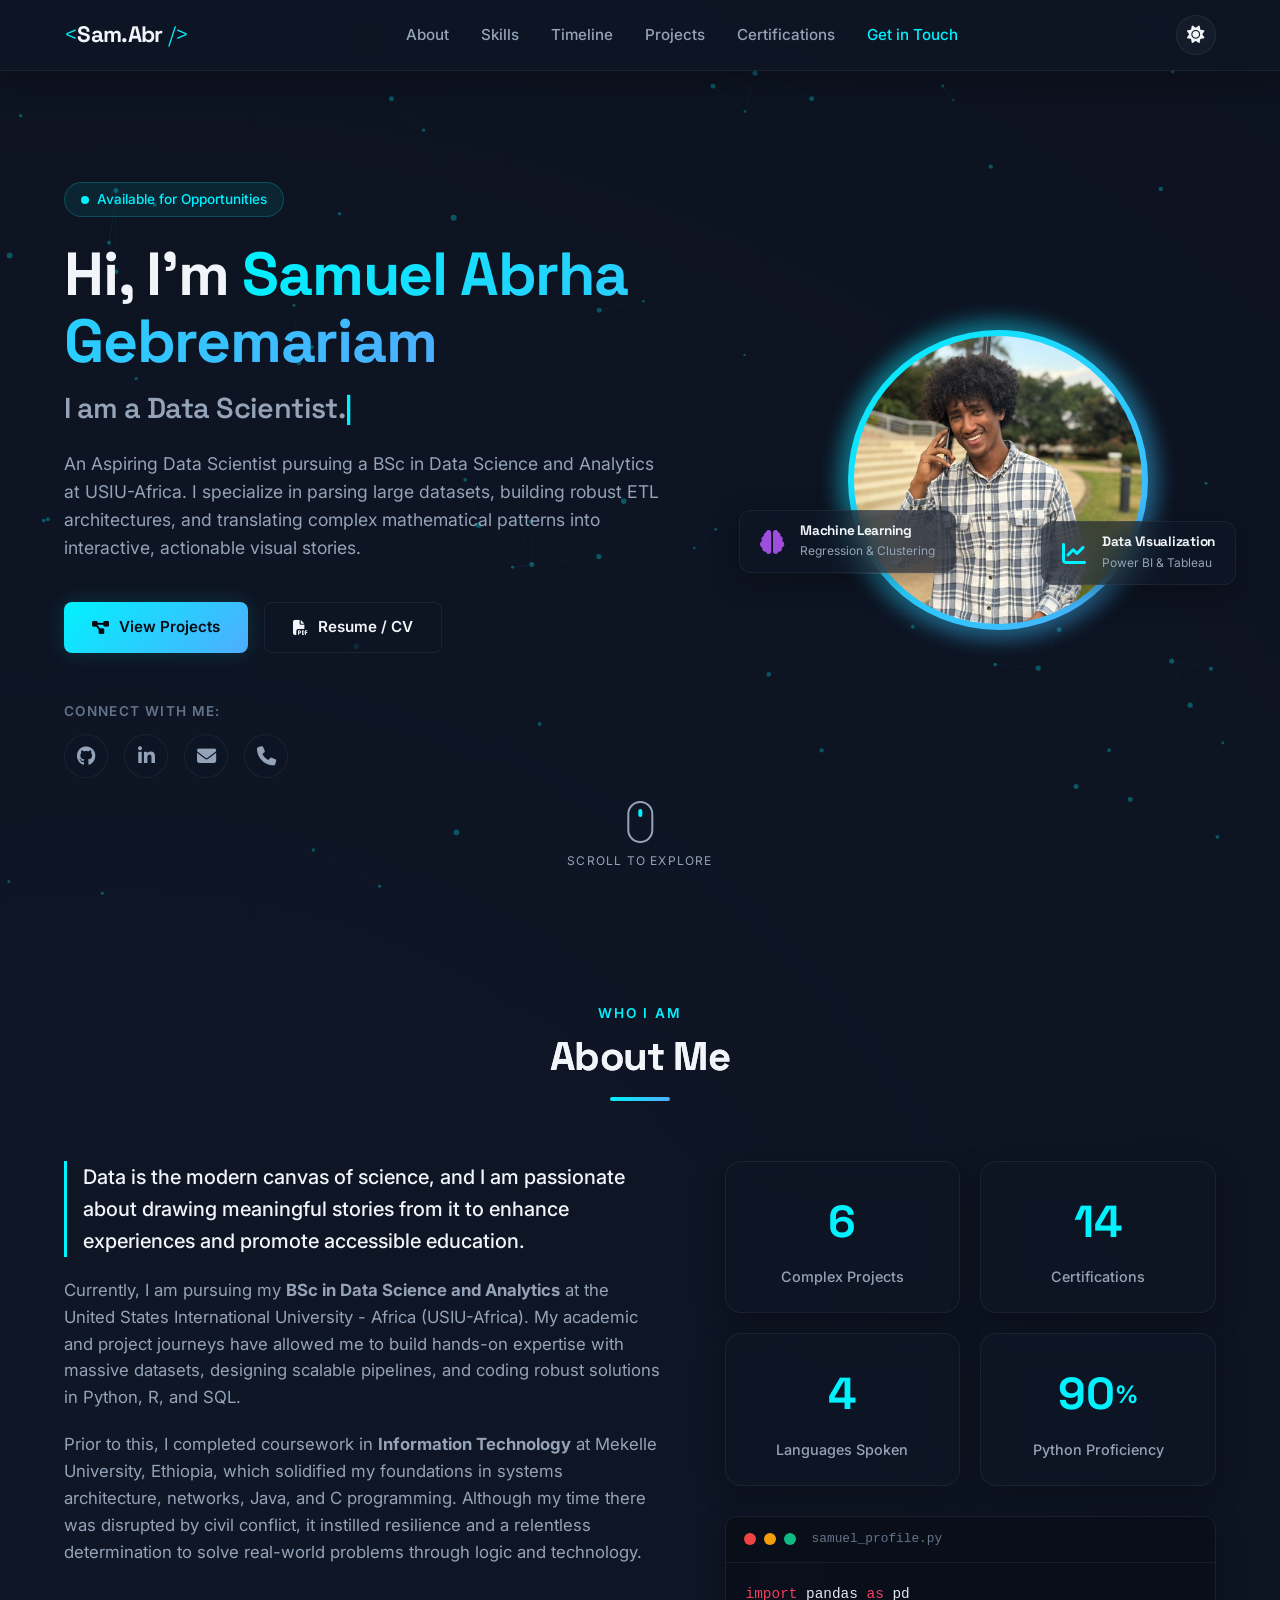
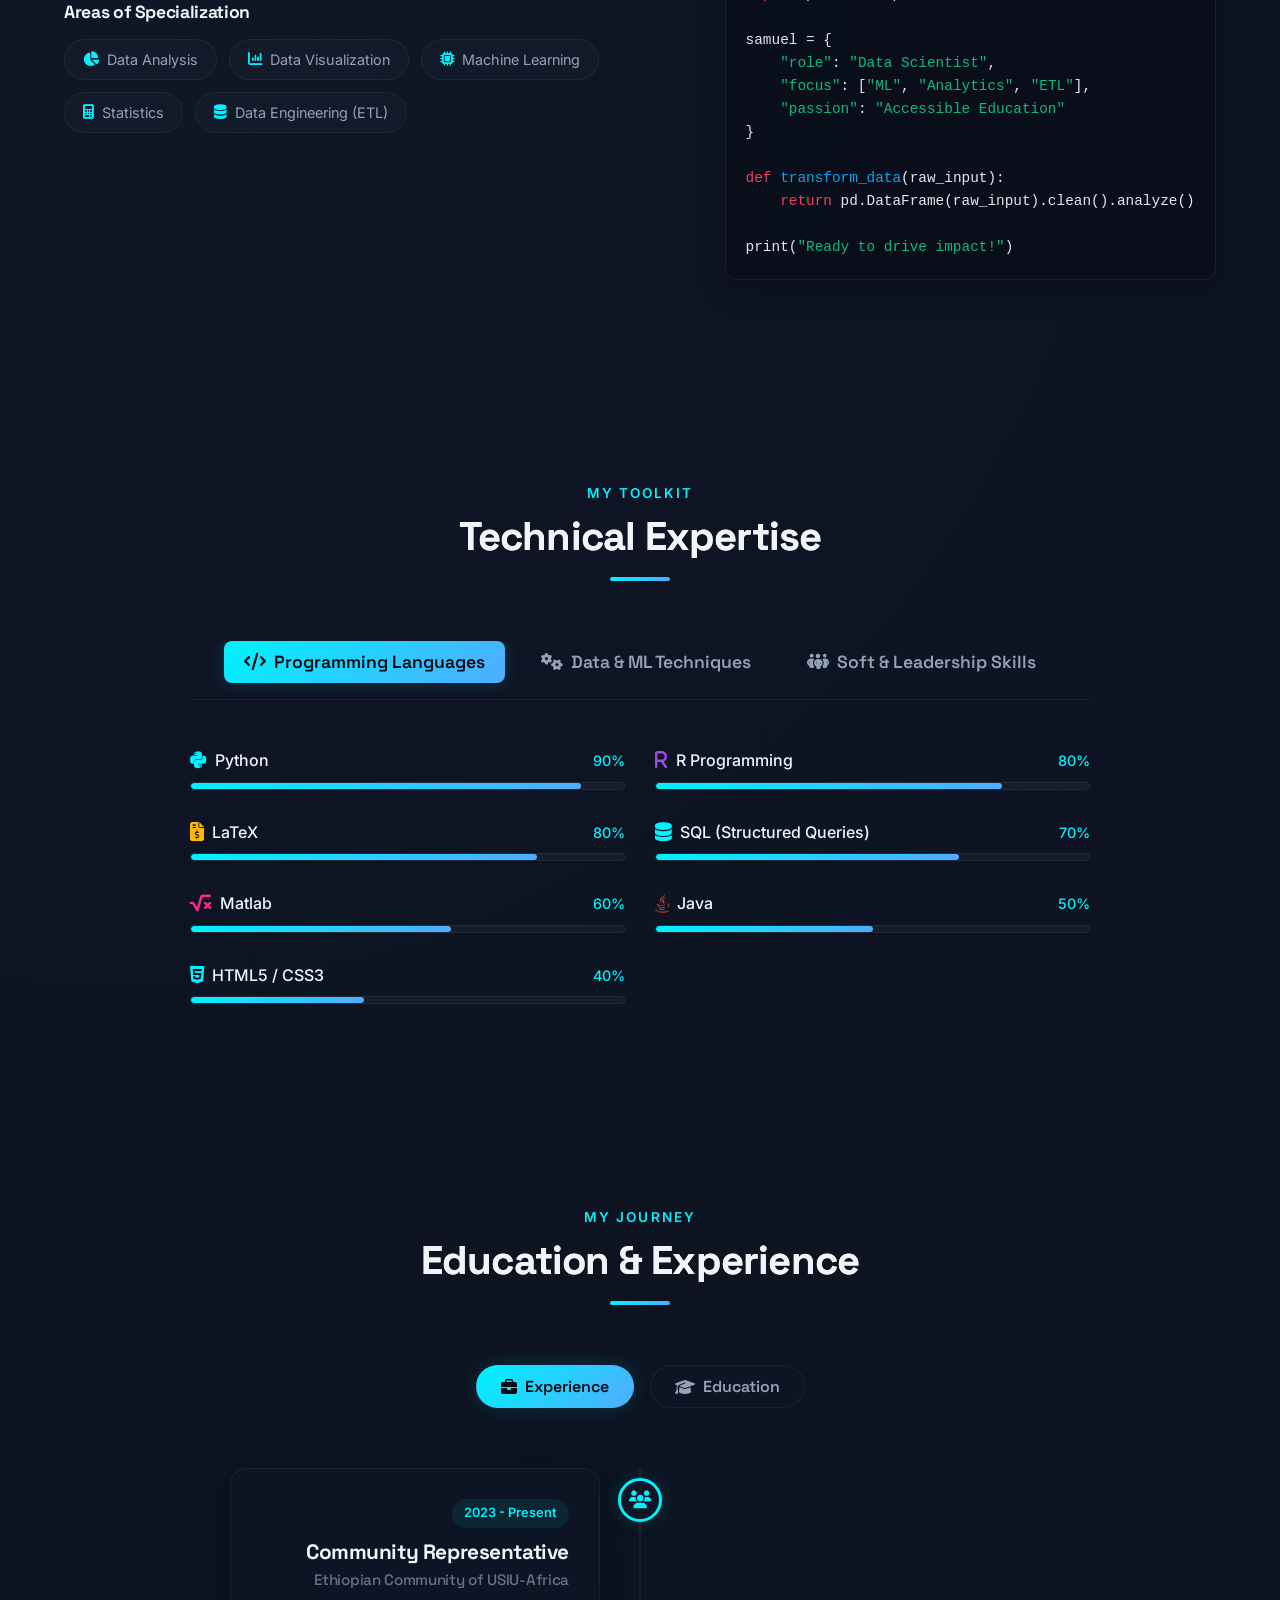
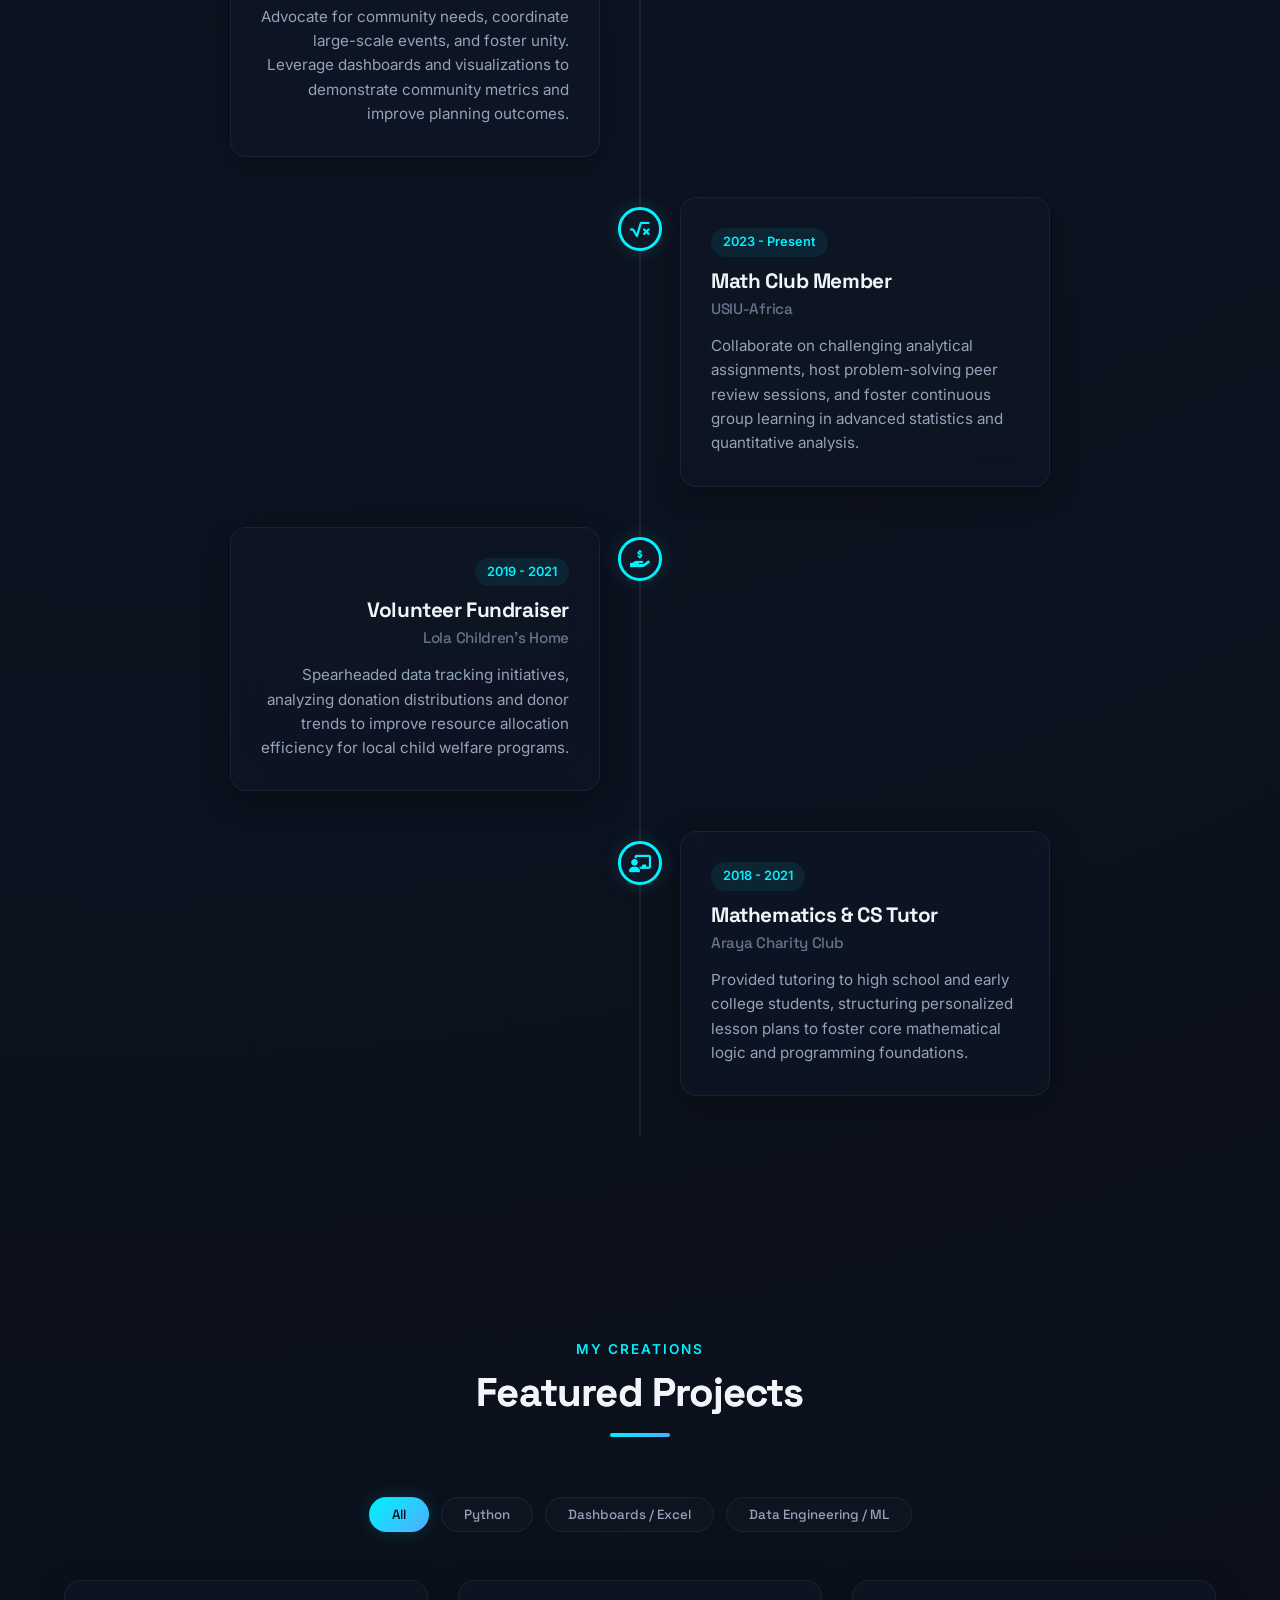
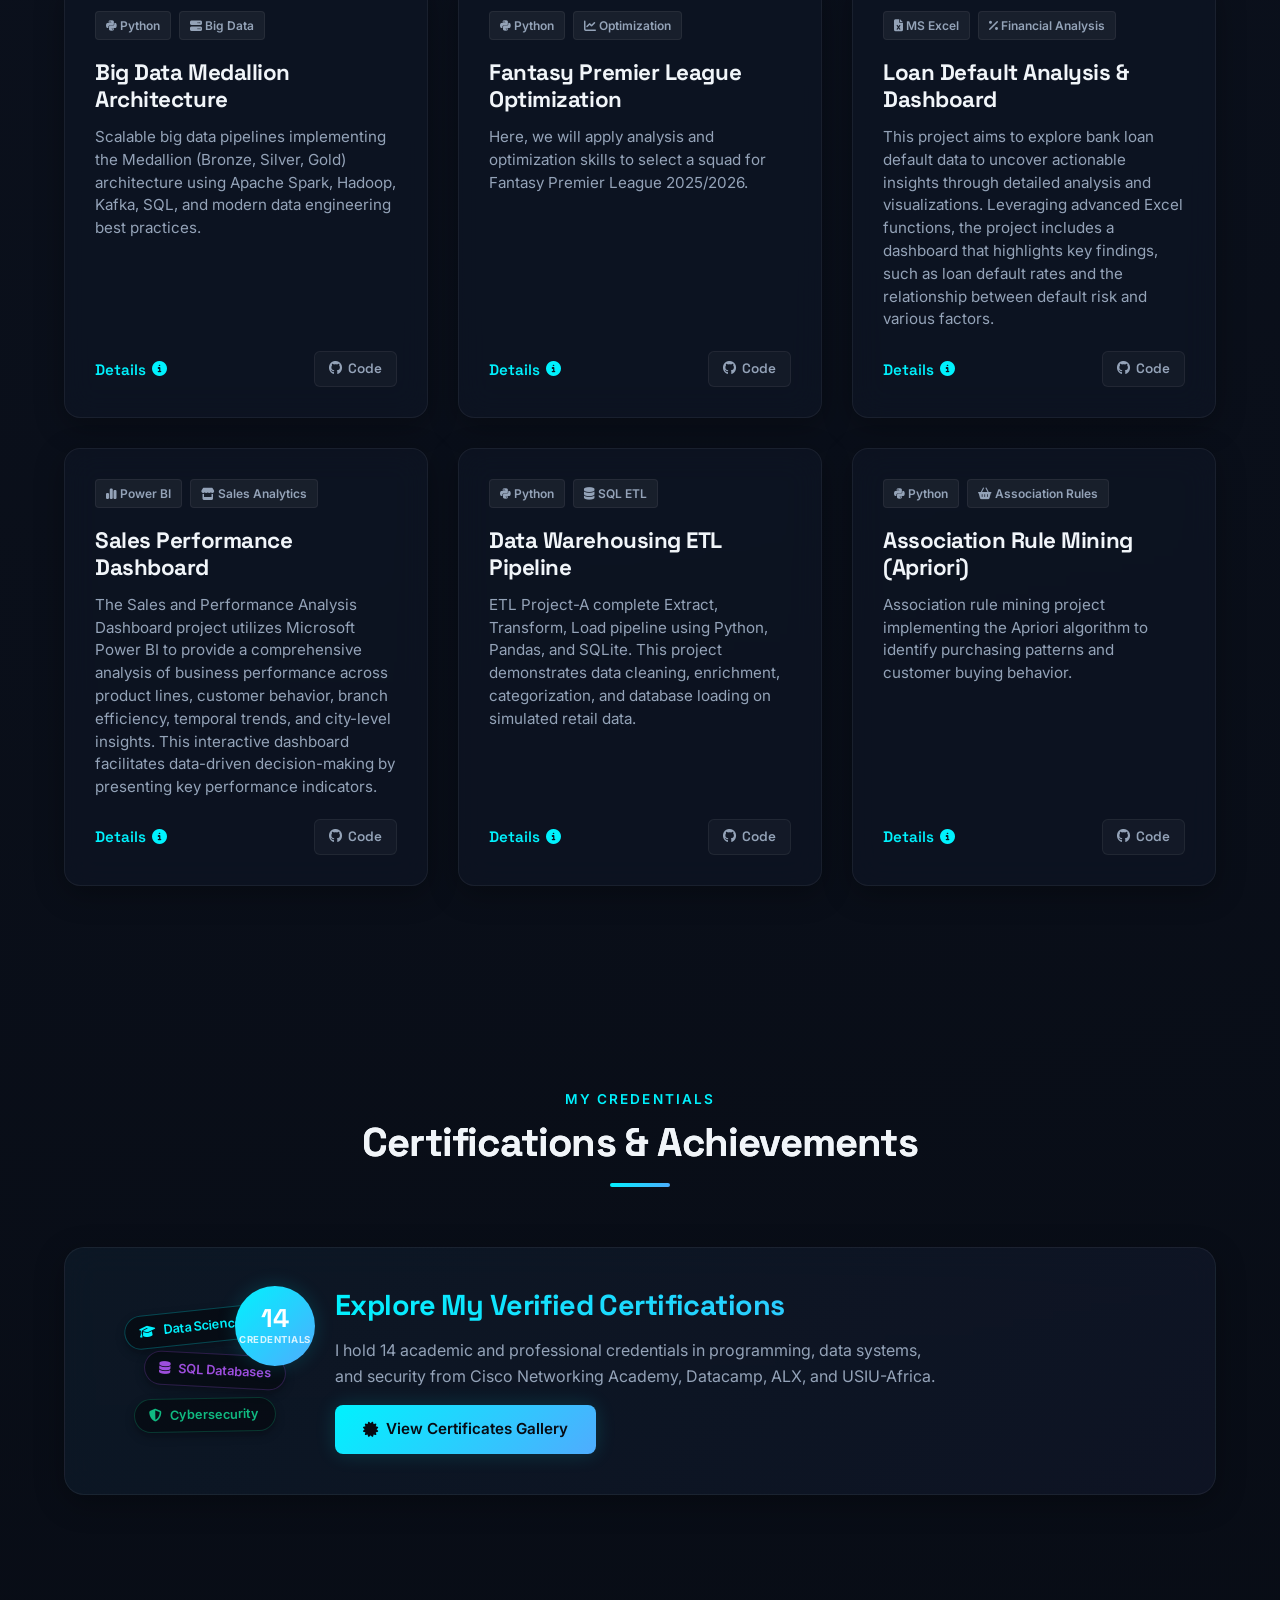
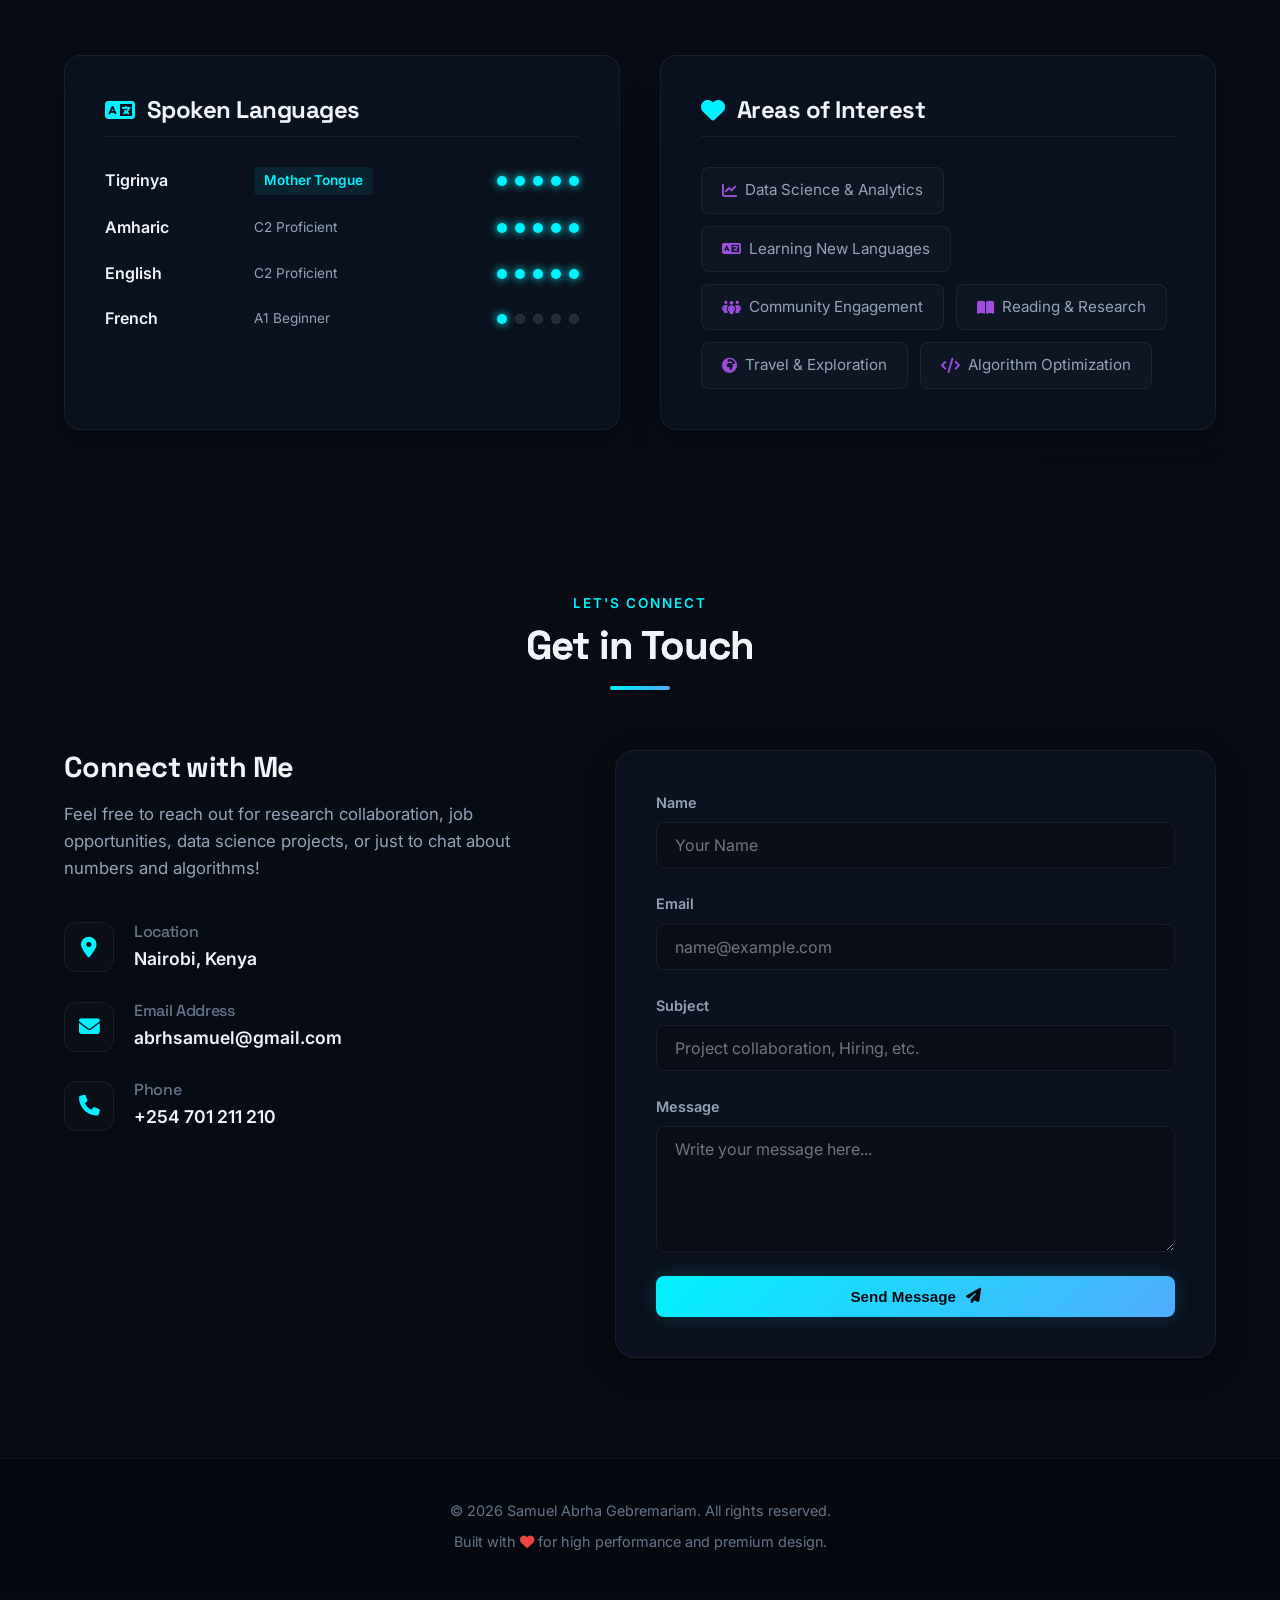
<file: index.html>
<!DOCTYPE html>
<html lang="en" data-theme="dark">
<head>
    <meta charset="UTF-8">
    <meta name="viewport" content="width=device-width, initial-scale=1.0">
    <meta name="description" content="Portfolio of Samuel Abrha Gebremariam - Aspiring Data Scientist. Experience in Machine Learning, Data Analytics, ETL pipelines, and Big Data Architecture.">
    <meta name="author" content="Samuel Abrha Gebremariam">
    <title>Samuel Abrha Gebremariam | Aspiring Data Scientist Portfolio</title>
    
    <!-- Google Fonts -->
    <link rel="preconnect" href="https://fonts.googleapis.com">
    <link rel="preconnect" href="https://fonts.gstatic.com" crossorigin>
    <link href="https://fonts.googleapis.com/css2?family=Inter:wght@300;400;500;600;700&family=Space+Grotesk:wght@400;500;600;700&display=swap" rel="stylesheet">
    
    <!-- FontAwesome for icons -->
    <link rel="stylesheet" href="https://cdnjs.cloudflare.com/ajax/libs/font-awesome/6.4.0/css/all.min.css">
    
    <!-- Custom CSS -->
    <link rel="stylesheet" href="style.css">
</head>
<body>
    <!-- Background Canvas for Interactive Data Particles -->
    <canvas id="particle-canvas"></canvas>

    <!-- Header Navigation -->
    <header class="main-header glass">
        <div class="header-container">
            <a href="#" class="logo">
                <span class="logo-accent">&lt;</span>Sam.Abr<span class="logo-accent"> /&gt;</span>
            </a>
            
            <nav class="nav-links">
                <a href="#about" class="nav-link">About</a>
                <a href="#skills" class="nav-link">Skills</a>
                <a href="#timeline" class="nav-link">Timeline</a>
                <a href="#projects" class="nav-link">Projects</a>
                <a href="certificates.html" class="nav-link">Certifications</a>
                <a href="#contact" class="nav-link nav-btn-contact">Get in Touch</a>
            </nav>

            <div class="header-actions">
                <button id="theme-toggle" class="theme-toggle-btn" aria-label="Toggle Theme">
                    <i class="fa-solid fa-moon"></i>
                </button>
                <button class="mobile-nav-toggle" aria-label="Toggle Menu">
                    <i class="fa-solid fa-bars"></i>
                </button>
            </div>
        </div>
    </header>

    <!-- Mobile Nav Overlay -->
    <div class="mobile-nav-overlay glass">
        <button class="close-mobile-nav"><i class="fa-solid fa-xmark"></i></button>
        <nav class="mobile-nav-links">
            <a href="#about" class="mobile-nav-link">About</a>
            <a href="#skills" class="mobile-nav-link">Skills</a>
            <a href="#timeline" class="mobile-nav-link">Timeline</a>
            <a href="#projects" class="mobile-nav-link">Projects</a>
            <a href="certificates.html" class="mobile-nav-link">Certifications</a>
            <a href="#contact" class="mobile-nav-link">Contact</a>
        </nav>
    </div>

    <main>
        <!-- Hero Section -->
        <section id="hero" class="hero-section">
            <div class="container hero-container">
                <div class="hero-content">
                    <div class="badge hero-badge">
                        <span class="badge-dot"></span> Available for Opportunities
                    </div>
                    <h1 class="hero-title">
                        Hi, I'm <span class="highlight">Samuel Abrha Gebremariam</span>
                    </h1>
                    <h2 class="hero-subtitle">
                        I am <span id="typed-text"></span><span class="cursor">|</span>
                    </h2>
                    <p class="hero-description">
                        An Aspiring Data Scientist pursuing a BSc in Data Science and Analytics at USIU-Africa. I specialize in parsing large datasets, building robust ETL architectures, and translating complex mathematical patterns into interactive, actionable visual stories.
                    </p>
                    
                    <div class="hero-ctas">
                        <a href="#projects" class="btn btn-primary">
                            <i class="fa-solid fa-diagram-project"></i> View Projects
                        </a>
                        <a href="assets/Curriculum_Vitae.pdf" target="_blank" class="btn btn-secondary">
                            <i class="fa-solid fa-file-pdf"></i> Resume / CV
                        </a>
                    </div>

                    <div class="social-links-container">
                        <span class="social-label">Connect with me:</span>
                        <div class="social-links">
                            <a href="https://github.com/SamAbr" target="_blank" rel="noopener" class="social-icon-btn github" title="GitHub">
                                <i class="fa-brands fa-github"></i>
                            </a>
                            <a href="https://linkedin.com/in/samuel-abrha" target="_blank" rel="noopener" class="social-icon-btn linkedin" title="LinkedIn">
                                <i class="fa-brands fa-linkedin-in"></i>
                            </a>
                            <a href="mailto:abrhsamuel@gmail.com" class="social-icon-btn email" title="Email Samuel">
                                <i class="fa-solid fa-envelope"></i>
                            </a>
                            <a href="tel:+254701211210" class="social-icon-btn phone" title="Call Samuel">
                                <i class="fa-solid fa-phone"></i>
                            </a>
                        </div>
                    </div>
                </div>
                
                <div class="hero-image-container">
                    <div class="avatar-glow-ring"></div>
                    <div class="avatar-frame">
                        <img src="assets/PPIC.jpg" alt="Samuel Abrha Gebremariam Profile" class="avatar-img">
                    </div>
                    <!-- Data Floating Cards -->
                    <div class="floating-card stat-card-ml glass">
                        <i class="fa-solid fa-brain accent-purple"></i>
                        <div>
                            <h4>Machine Learning</h4>
                            <p>Regression & Clustering</p>
                        </div>
                    </div>
                    <div class="floating-card stat-card-data glass">
                        <i class="fa-solid fa-chart-line accent-cyan"></i>
                        <div>
                            <h4>Data Visualization</h4>
                            <p>Power BI & Tableau</p>
                        </div>
                    </div>
                </div>
            </div>
            
            <div class="scroll-indicator">
                <span class="mouse-scroll">
                    <span class="wheel"></span>
                </span>
                <span class="scroll-text">Scroll to explore</span>
            </div>
        </section>

        <!-- About & Stats Section -->
        <section id="about" class="about-section">
            <div class="container">
                <div class="section-header">
                    <span class="section-tagline">Who I Am</span>
                    <h2 class="section-title">About Me</h2>
                    <div class="underline"></div>
                </div>

                <div class="about-grid">
                    <div class="about-text-column">
                        <p class="about-p highlight-p">
                            Data is the modern canvas of science, and I am passionate about drawing meaningful stories from it to enhance experiences and promote accessible education.
                        </p>
                        <p class="about-p">
                            Currently, I am pursuing my <strong>BSc in Data Science and Analytics</strong> at the United States International University - Africa (USIU-Africa). My academic and project journeys have allowed me to build hands-on expertise with massive datasets, designing scalable pipelines, and coding robust solutions in Python, R, and SQL.
                        </p>
                        <p class="about-p">
                            Prior to this, I completed coursework in <strong>Information Technology</strong> at Mekelle University, Ethiopia, which solidified my foundations in systems architecture, networks, Java, and C programming. Although my time there was disrupted by civil conflict, it instilled resilience and a relentless determination to solve real-world problems through logic and technology.
                        </p>

                        <div class="specialization-chips">
                            <h4>Areas of Specialization</h4>
                            <div class="chips-container">
                                <span class="chip"><i class="fa-solid fa-chart-pie"></i> Data Analysis</span>
                                <span class="chip"><i class="fa-solid fa-chart-column"></i> Data Visualization</span>
                                <span class="chip"><i class="fa-solid fa-microchip"></i> Machine Learning</span>
                                <span class="chip"><i class="fa-solid fa-calculator"></i> Statistics</span>
                                <span class="chip"><i class="fa-solid fa-database"></i> Data Engineering (ETL)</span>
                            </div>
                        </div>
                    </div>

                    <div class="about-stats-column">
                        <div class="stats-grid">
                            <div class="stat-box glass">
                                <span class="stat-number" data-target="6">0</span>
                                <span class="stat-label">Complex Projects</span>
                            </div>
                            <div class="stat-box glass">
                                <span class="stat-number" data-target="14">0</span>
                                <span class="stat-label">Certifications</span>
                            </div>
                            <div class="stat-box glass">
                                <span class="stat-number" data-target="4">0</span>
                                <span class="stat-label">Languages Spoken</span>
                            </div>
                            <div class="stat-box glass">
                                <span class="stat-number" data-target="90">0</span><span class="stat-percent">%</span>
                                <span class="stat-label">Python Proficiency</span>
                            </div>
                        </div>

                        <!-- Mini Code Console Box -->
                        <div class="console-box glass">
                            <div class="console-header">
                                <span class="dot red"></span>
                                <span class="dot yellow"></span>
                                <span class="dot green"></span>
                                <span class="console-title">samuel_profile.py</span>
                            </div>
                            <div class="console-body">
                                <pre><code><span class="keyword">import</span> pandas <span class="keyword">as</span> pd

samuel = {
    <span class="string">"role"</span>: <span class="string">"Data Scientist"</span>,
    <span class="string">"focus"</span>: [<span class="string">"ML"</span>, <span class="string">"Analytics"</span>, <span class="string">"ETL"</span>],
    <span class="string">"passion"</span>: <span class="string">"Accessible Education"</span>
}

<span class="keyword">def</span> <span class="function">transform_data</span>(raw_input):
    <span class="keyword">return</span> pd.DataFrame(raw_input).clean().analyze()

print(<span class="string">"Ready to drive impact!"</span>)</code></pre>
                            </div>
                        </div>
                    </div>
                </div>
            </div>
        </section>

        <!-- Skills Section -->
        <section id="skills" class="skills-section">
            <div class="container">
                <div class="section-header">
                    <span class="section-tagline">My Toolkit</span>
                    <h2 class="section-title">Technical Expertise</h2>
                    <div class="underline"></div>
                </div>

                <div class="skills-wrapper">
                    <!-- Tab Controls -->
                    <div class="skills-tabs">
                        <button class="tab-btn active" data-tab="programming">
                            <i class="fa-solid fa-code"></i> Programming Languages
                        </button>
                        <button class="tab-btn" data-tab="dataml">
                            <i class="fa-solid fa-gears"></i> Data & ML Techniques
                        </button>
                        <button class="tab-btn" data-tab="soft">
                            <i class="fa-solid fa-people-group"></i> Soft & Leadership Skills
                        </button>
                    </div>

                    <!-- Tab Contents -->
                    <div class="tab-content active" id="programming">
                        <div class="skills-grid-bars">
                            <div class="skill-bar-wrapper">
                                <div class="skill-info">
                                    <span class="skill-name"><i class="fa-brands fa-python accent-cyan"></i> Python</span>
                                    <span class="skill-val">90%</span>
                                </div>
                                <div class="bar-bg">
                                    <div class="bar-fill" style="width: 90%"></div>
                                </div>
                            </div>
                            <div class="skill-bar-wrapper">
                                <div class="skill-info">
                                    <span class="skill-name"><i class="fa-solid fa-r accent-purple"></i> R Programming</span>
                                    <span class="skill-val">80%</span>
                                </div>
                                <div class="bar-bg">
                                    <div class="bar-fill" style="width: 80%"></div>
                                </div>
                            </div>
                            <div class="skill-bar-wrapper">
                                <div class="skill-info">
                                    <span class="skill-name"><i class="fa-solid fa-file-invoice-dollar accent-yellow"></i> LaTeX</span>
                                    <span class="skill-val">80%</span>
                                </div>
                                <div class="bar-bg">
                                    <div class="bar-fill" style="width: 80%"></div>
                                </div>
                            </div>
                            <div class="skill-bar-wrapper">
                                <div class="skill-info">
                                    <span class="skill-name"><i class="fa-solid fa-database accent-cyan"></i> SQL (Structured Queries)</span>
                                    <span class="skill-val">70%</span>
                                </div>
                                <div class="bar-bg">
                                    <div class="bar-fill" style="width: 70%"></div>
                                </div>
                            </div>
                            <div class="skill-bar-wrapper">
                                <div class="skill-info">
                                    <span class="skill-name"><i class="fa-solid fa-square-root-variable accent-pink"></i> Matlab</span>
                                    <span class="skill-val">60%</span>
                                </div>
                                <div class="bar-bg">
                                    <div class="bar-fill" style="width: 60%"></div>
                                </div>
                            </div>
                            <div class="skill-bar-wrapper">
                                <div class="skill-info">
                                    <span class="skill-name"><i class="fa-brands fa-java accent-red"></i> Java</span>
                                    <span class="skill-val">50%</span>
                                </div>
                                <div class="bar-bg">
                                    <div class="bar-fill" style="width: 50%"></div>
                                </div>
                            </div>
                            <div class="skill-bar-wrapper">
                                <div class="skill-info">
                                    <span class="skill-name"><i class="fa-brands fa-html5 accent-cyan"></i> HTML5 / CSS3</span>
                                    <span class="skill-val">40%</span>
                                </div>
                                <div class="bar-bg">
                                    <div class="bar-fill" style="width: 40%"></div>
                                </div>
                            </div>
                        </div>
                    </div>

                    <div class="tab-content" id="dataml">
                        <div class="skills-grid-cards">
                            <div class="skill-card glass">
                                <div class="skill-card-icon"><i class="fa-solid fa-chart-pie accent-cyan"></i></div>
                                <h3>Data Visualization</h3>
                                <p>Tableau, Power BI, Seaborn, Matplotlib. Translating raw insights into dynamic, visual, executive dashboards.</p>
                            </div>
                            <div class="skill-card glass">
                                <div class="skill-card-icon"><i class="fa-solid fa-network-wired accent-purple"></i></div>
                                <h3>Machine Learning</h3>
                                <p>Regression, Classification, Clustering, and Predictive Analytics models using Python sklearn and pandas.</p>
                            </div>
                            <div class="skill-card glass">
                                <div class="skill-card-icon"><i class="fa-solid fa-arrow-down-up-lock accent-yellow"></i></div>
                                <h3>ETL Pipelines</h3>
                                <p>Structured ETL architecture. Extracting data, data manipulation (Pandas, DPLYR), loading into SQLite, Postgres or Spark environments.</p>
                            </div>
                            <div class="skill-card glass">
                                <div class="skill-card-icon"><i class="fa-solid fa-diagram-project accent-pink"></i></div>
                                <h3>Big Data Systems</h3>
                                <p>Familiarity with Hadoop, Apache Spark, Kafka stream processing, and Medallion Lakehouse structures.</p>
                            </div>
                        </div>
                    </div>

                    <div class="tab-content" id="soft">
                        <div class="skills-grid-cards">
                            <div class="skill-card glass">
                                <div class="skill-card-icon"><i class="fa-solid fa-lightbulb accent-cyan"></i></div>
                                <h3>Analytical Thinking</h3>
                                <p>Strong math and logic foundation. Deconstructing complex operational problems into data hypothesis tests.</p>
                            </div>
                            <div class="skill-card glass">
                                <div class="skill-card-icon"><i class="fa-solid fa-comments accent-purple"></i></div>
                                <h3>Strong Communication</h3>
                                <p>Ability to bridge the gap between technical data metrics and operational community/business stakeholders.</p>
                            </div>
                            <div class="skill-card glass">
                                <div class="skill-card-icon"><i class="fa-solid fa-people-roof accent-yellow"></i></div>
                                <h3>Leadership & Collaboration</h3>
                                <p>Demonstrated in role as Ethiopian Community Representative and Araya Charity Club tutor. Elevating peers to build success.</p>
                            </div>
                            <div class="skill-card glass">
                                <div class="skill-card-icon"><i class="fa-solid fa-display accent-pink"></i></div>
                                <h3>Presentation Skills</h3>
                                <p>Creating clear reports, charts, and visualizations to make data digestible for any target audience.</p>
                            </div>
                        </div>
                    </div>
                </div>
            </div>
        </section>

        <!-- Timeline Section (Education & Experience) -->
        <section id="timeline" class="timeline-section">
            <div class="container">
                <div class="section-header">
                    <span class="section-tagline">My Journey</span>
                    <h2 class="section-title">Education & Experience</h2>
                    <div class="underline"></div>
                </div>

                <div class="timeline-toggle-wrapper">
                    <button class="timeline-toggle-btn active" id="btn-experience">
                        <i class="fa-solid fa-briefcase"></i> Experience
                    </button>
                    <button class="timeline-toggle-btn" id="btn-education">
                        <i class="fa-solid fa-graduation-cap"></i> Education
                    </button>
                </div>

                <!-- Experiences Timeline -->
                <div class="timeline-container active" id="timeline-experience">
                    <div class="timeline-line"></div>
                    
                    <div class="timeline-item left">
                        <div class="timeline-dot"><i class="fa-solid fa-users"></i></div>
                        <div class="timeline-content glass">
                            <span class="timeline-date">2023 - Present</span>
                            <h3>Community Representative</h3>
                            <h4>Ethiopian Community of USIU-Africa</h4>
                            <p>Advocate for community needs, coordinate large-scale events, and foster unity. Leverage dashboards and visualizations to demonstrate community metrics and improve planning outcomes.</p>
                        </div>
                    </div>

                    <div class="timeline-item right">
                        <div class="timeline-dot"><i class="fa-solid fa-square-root-variable"></i></div>
                        <div class="timeline-content glass">
                            <span class="timeline-date">2023 - Present</span>
                            <h3>Math Club Member</h3>
                            <h4>USIU-Africa</h4>
                            <p>Collaborate on challenging analytical assignments, host problem-solving peer review sessions, and foster continuous group learning in advanced statistics and quantitative analysis.</p>
                        </div>
                    </div>

                    <div class="timeline-item left">
                        <div class="timeline-dot"><i class="fa-solid fa-hand-holding-dollar"></i></div>
                        <div class="timeline-content glass">
                            <span class="timeline-date">2019 - 2021</span>
                            <h3>Volunteer Fundraiser</h3>
                            <h4>Lola Children's Home</h4>
                            <p>Spearheaded data tracking initiatives, analyzing donation distributions and donor trends to improve resource allocation efficiency for local child welfare programs.</p>
                        </div>
                    </div>

                    <div class="timeline-item right">
                        <div class="timeline-dot"><i class="fa-solid fa-chalkboard-user"></i></div>
                        <div class="timeline-content glass">
                            <span class="timeline-date">2018 - 2021</span>
                            <h3>Mathematics & CS Tutor</h3>
                            <h4>Araya Charity Club</h4>
                            <p>Provided tutoring to high school and early college students, structuring personalized lesson plans to foster core mathematical logic and programming foundations.</p>
                        </div>
                    </div>
                </div>

                <!-- Education Timeline -->
                <div class="timeline-container" id="timeline-education">
                    <div class="timeline-line"></div>

                    <div class="timeline-item left">
                        <div class="timeline-dot"><i class="fa-solid fa-graduation-cap"></i></div>
                        <div class="timeline-content glass">
                            <span class="timeline-date">2023 - 2026</span>
                            <h3>BSc in Data Science and Analytics</h3>
                            <h4>USIU-Africa (Nairobi, Kenya)</h4>
                            <p>Intensive study of statistical methods, machine learning architectures, predictive analysis, and visual business dashboards. Emphasis on implementing data strategies for real-world impact.</p>
                        </div>
                    </div>

                    <div class="timeline-item right">
                        <div class="timeline-dot"><i class="fa-solid fa-laptop-code"></i></div>
                        <div class="timeline-content glass">
                            <span class="timeline-date">2019 - 2021</span>
                            <h3>BSc in Information Technology</h3>
                            <h4>Mekelle University (Mekelle, Ethiopia)</h4>
                            <p>Focused on computer systems, structural networking, databases, and programming languages (Java, C). Disrupted in 2021 due to civil conflict, paving the way for a transition to data science specialization.</p>
                        </div>
                    </div>

                    <div class="timeline-item left">
                        <div class="timeline-dot"><i class="fa-solid fa-school"></i></div>
                        <div class="timeline-content glass">
                            <span class="timeline-date">2015 - 2019</span>
                            <h3>High School Diploma</h3>
                            <h4>Kallamino Special High School (Ethiopia)</h4>
                            <p>Graduated from a highly selective, prestigious science-focused institution in Mekelle. Fostered initial passions for physics, math, logic, and computing paradigms.</p>
                        </div>
                    </div>
                </div>
            </div>
        </section>

        <!-- Projects Section -->
        <section id="projects" class="projects-section">
            <div class="container">
                <div class="section-header">
                    <span class="section-tagline">My Creations</span>
                    <h2 class="section-title">Featured Projects</h2>
                    <div class="underline"></div>
                </div>

                <!-- Filter Controls -->
                <div class="project-filters">
                    <button class="filter-btn active" data-filter="all">All</button>
                    <button class="filter-btn" data-filter="python">Python</button>
                    <button class="filter-btn" data-filter="datavis">Dashboards / Excel</button>
                    <button class="filter-btn" data-filter="dataeng">Data Engineering / ML</button>
                </div>

                <!-- Projects Grid -->
                <div class="projects-grid">
                    <!-- Project 1 -->
                    <div class="project-card glass" data-category="dataeng python">
                        <div class="project-card-header">
                            <span class="proj-tag"><i class="fa-brands fa-python"></i> Python</span>
                            <span class="proj-tag"><i class="fa-solid fa-server"></i> Big Data</span>
                        </div>
                        <div class="project-card-body">
                            <h3>Big Data Medallion Architecture</h3>
                            <p>Scalable big data pipelines implementing the Medallion (Bronze, Silver, Gold) architecture using Apache Spark, Hadoop, Kafka, SQL, and modern data engineering best practices.</p>
                        </div>
                        <div class="project-card-footer">
                            <button class="btn-project-detail" data-project="bigdata">Details <i class="fa-solid fa-circle-info"></i></button>
                            <a href="https://github.com/SamAbr/Big-Data-Architecture" target="_blank" rel="noopener" class="btn-project-github" title="View Source Code"><i class="fa-brands fa-github"></i> Code</a>
                        </div>
                    </div>

                    <!-- Project 2 -->
                    <div class="project-card glass" data-category="python">
                        <div class="project-card-header">
                            <span class="proj-tag"><i class="fa-brands fa-python"></i> Python</span>
                            <span class="proj-tag"><i class="fa-solid fa-chart-line"></i> Optimization</span>
                        </div>
                        <div class="project-card-body">
                            <h3>Fantasy Premier League Optimization</h3>
                            <p>Here, we will apply analysis and optimization skills to select a squad for Fantasy Premier League 2025/2026.</p>
                        </div>
                        <div class="project-card-footer">
                            <button class="btn-project-detail" data-project="fpl">Details <i class="fa-solid fa-circle-info"></i></button>
                            <a href="https://github.com/SamAbr/FPL-Squad-Selection" target="_blank" rel="noopener" class="btn-project-github" title="View Source Code"><i class="fa-brands fa-github"></i> Code</a>
                        </div>
                    </div>

                    <!-- Project 3 -->
                    <div class="project-card glass" data-category="datavis">
                        <div class="project-card-header">
                            <span class="proj-tag"><i class="fa-solid fa-file-excel"></i> MS Excel</span>
                            <span class="proj-tag"><i class="fa-solid fa-percent"></i> Financial Analysis</span>
                        </div>
                        <div class="project-card-body">
                            <h3>Loan Default Analysis & Dashboard</h3>
                            <p>This project aims to explore bank loan default data to uncover actionable insights through detailed analysis and visualizations. Leveraging advanced Excel functions, the project includes a dashboard that highlights key findings, such as loan default rates and the relationship between default risk and various factors.</p>
                        </div>
                        <div class="project-card-footer">
                            <button class="btn-project-detail" data-project="loan">Details <i class="fa-solid fa-circle-info"></i></button>
                            <a href="https://github.com/SamAbr/Loan-Default-Analysis-And-Dashboard" target="_blank" rel="noopener" class="btn-project-github" title="View Source Code"><i class="fa-brands fa-github"></i> Code</a>
                        </div>
                    </div>

                    <!-- Project 4 -->
                    <div class="project-card glass" data-category="datavis">
                        <div class="project-card-header">
                            <span class="proj-tag"><i class="fa-solid fa-chart-simple"></i> Power BI</span>
                            <span class="proj-tag"><i class="fa-solid fa-store"></i> Sales Analytics</span>
                        </div>
                        <div class="project-card-body">
                            <h3>Sales Performance Dashboard</h3>
                            <p>The Sales and Performance Analysis Dashboard project utilizes Microsoft Power BI to provide a comprehensive analysis of business performance across product lines, customer behavior, branch efficiency, temporal trends, and city-level insights. This interactive dashboard facilitates data-driven decision-making by presenting key performance indicators.</p>
                        </div>
                        <div class="project-card-footer">
                            <button class="btn-project-detail" data-project="sales">Details <i class="fa-solid fa-circle-info"></i></button>
                            <a href="https://github.com/SamAbr/Sales-And-Performance-Analysis-Dashboard" target="_blank" rel="noopener" class="btn-project-github" title="View Source Code"><i class="fa-brands fa-github"></i> Code</a>
                        </div>
                    </div>

                    <!-- Project 5 -->
                    <div class="project-card glass" data-category="dataeng python">
                        <div class="project-card-header">
                            <span class="proj-tag"><i class="fa-brands fa-python"></i> Python</span>
                            <span class="proj-tag"><i class="fa-solid fa-database"></i> SQL ETL</span>
                        </div>
                        <div class="project-card-body">
                            <h3>Data Warehousing ETL Pipeline</h3>
                            <p>ETL Project-A complete Extract, Transform, Load pipeline using Python, Pandas, and SQLite. This project demonstrates data cleaning, enrichment, categorization, and database loading on simulated retail data.</p>
                        </div>
                        <div class="project-card-footer">
                            <button class="btn-project-detail" data-project="etl">Details <i class="fa-solid fa-circle-info"></i></button>
                            <a href="https://github.com/SamAbr/Data-warehousing" target="_blank" rel="noopener" class="btn-project-github" title="View Source Code"><i class="fa-brands fa-github"></i> Code</a>
                        </div>
                    </div>

                    <!-- Project 6 -->
                    <div class="project-card glass" data-category="python">
                        <div class="project-card-header">
                            <span class="proj-tag"><i class="fa-brands fa-python"></i> Python</span>
                            <span class="proj-tag"><i class="fa-solid fa-basket-shopping"></i> Association Rules</span>
                        </div>
                        <div class="project-card-body">
                            <h3>Association Rule Mining (Apriori)</h3>
                            <p>Association rule mining project implementing the Apriori algorithm to identify purchasing patterns and customer buying behavior.</p>
                        </div>
                        <div class="project-card-footer">
                            <button class="btn-project-detail" data-project="apriori">Details <i class="fa-solid fa-circle-info"></i></button>
                            <a href="https://github.com/SamAbr/Association-Rule-Simulation" target="_blank" rel="noopener" class="btn-project-github" title="View Source Code"><i class="fa-brands fa-github"></i> Code</a>
                        </div>
                    </div>
                </div>
            </div>
        </section>

        <!-- Certifications Section -->
        <section id="certifications" class="certs-section">
            <div class="container">
                <div class="section-header">
                    <span class="section-tagline">My Credentials</span>
                    <h2 class="section-title">Certifications & Achievements</h2>
                    <div class="underline"></div>
                </div>
 
                <!-- Sleek Call to Action to Dedicated Page -->
                <div class="certs-cta-card glass">
                    <div class="certs-cta-visual">
                        <div class="certs-visual-stack">
                            <div class="visual-badge data-sci"><i class="fa-solid fa-graduation-cap"></i> Data Science</div>
                            <div class="visual-badge db"><i class="fa-solid fa-database"></i> SQL Databases</div>
                            <div class="visual-badge secure"><i class="fa-solid fa-shield-halved"></i> Cybersecurity</div>
                        </div>
                        <div class="certs-visual-count">
                            <span class="count-num">14</span>
                            <span class="count-lbl">Credentials</span>
                        </div>
                    </div>
                    
                    <div class="certs-cta-info">
                        <h3>Explore My Verified Certifications</h3>
                        <p>
                            I hold 14 academic and professional credentials in programming, data systems, and security from Cisco Networking Academy, Datacamp, ALX, and USIU-Africa.
                        </p>
                        <a href="certificates.html" class="btn btn-primary cta-btn">
                            <i class="fa-solid fa-certificate"></i> View Certificates Gallery
                        </a>
                    </div>
                </div>
            </div>
        </section>

        <!-- Languages & Interests Section -->
        <section class="languages-interests-section">
            <div class="container lang-int-grid">
                <!-- Languages -->
                <div class="languages-box glass">
                    <h3 class="box-title"><i class="fa-solid fa-language"></i> Spoken Languages</h3>
                    <div class="languages-list">
                        <div class="lang-item">
                            <span class="lang-name">Tigrinya</span>
                            <span class="lang-level highlight-badge">Mother Tongue</span>
                            <div class="lang-dots">
                                <span class="dot-filled"></span>
                                <span class="dot-filled"></span>
                                <span class="dot-filled"></span>
                                <span class="dot-filled"></span>
                                <span class="dot-filled"></span>
                            </div>
                        </div>
                        <div class="lang-item">
                            <span class="lang-name">Amharic</span>
                            <span class="lang-level">C2 Proficient</span>
                            <div class="lang-dots">
                                <span class="dot-filled"></span>
                                <span class="dot-filled"></span>
                                <span class="dot-filled"></span>
                                <span class="dot-filled"></span>
                                <span class="dot-filled"></span>
                            </div>
                        </div>
                        <div class="lang-item">
                            <span class="lang-name">English</span>
                            <span class="lang-level">C2 Proficient</span>
                            <div class="lang-dots">
                                <span class="dot-filled"></span>
                                <span class="dot-filled"></span>
                                <span class="dot-filled"></span>
                                <span class="dot-filled"></span>
                                <span class="dot-filled"></span>
                            </div>
                        </div>
                        <div class="lang-item">
                            <span class="lang-name">French</span>
                            <span class="lang-level">A1 Beginner</span>
                            <div class="lang-dots">
                                <span class="dot-filled"></span>
                                <span class="dot-empty"></span>
                                <span class="dot-empty"></span>
                                <span class="dot-empty"></span>
                                <span class="dot-empty"></span>
                            </div>
                        </div>
                    </div>
                </div>

                <!-- Interests -->
                <div class="interests-box glass">
                    <h3 class="box-title"><i class="fa-solid fa-heart"></i> Areas of Interest</h3>
                    <div class="interests-tags">
                        <span class="interest-tag"><i class="fa-solid fa-chart-line"></i> Data Science & Analytics</span>
                        <span class="interest-tag"><i class="fa-solid fa-language"></i> Learning New Languages</span>
                        <span class="interest-tag"><i class="fa-solid fa-people-group"></i> Community Engagement</span>
                        <span class="interest-tag"><i class="fa-solid fa-book-open"></i> Reading & Research</span>
                        <span class="interest-tag"><i class="fa-solid fa-earth-africa"></i> Travel & Exploration</span>
                        <span class="interest-tag"><i class="fa-solid fa-code"></i> Algorithm Optimization</span>
                    </div>
                </div>
            </div>
        </section>

        <!-- Contact Section -->
        <section id="contact" class="contact-section">
            <div class="container">
                <div class="section-header">
                    <span class="section-tagline">Let's Connect</span>
                    <h2 class="section-title">Get in Touch</h2>
                    <div class="underline"></div>
                </div>

                <div class="contact-grid">
                    <div class="contact-info-column">
                        <h3>Connect with Me</h3>
                        <p>Feel free to reach out for research collaboration, job opportunities, data science projects, or just to chat about numbers and algorithms!</p>
                        
                        <div class="info-details-list">
                            <div class="info-detail-item">
                                <div class="info-icon"><i class="fa-solid fa-location-dot"></i></div>
                                <div>
                                    <h4>Location</h4>
                                    <p>Nairobi, Kenya</p>
                                </div>
                            </div>
                            <div class="info-detail-item">
                                <div class="info-icon"><i class="fa-solid fa-envelope"></i></div>
                                <div>
                                    <h4>Email Address</h4>
                                    <p><a href="mailto:abrhsamuel@gmail.com">abrhsamuel@gmail.com</a></p>
                                </div>
                            </div>
                            <div class="info-detail-item">
                                <div class="info-icon"><i class="fa-solid fa-phone"></i></div>
                                <div>
                                    <h4>Phone</h4>
                                    <p><a href="tel:+254701211210">+254 701 211 210</a></p>
                                </div>
                            </div>
                        </div>
                    </div>

                    <div class="contact-form-column">
                        <form id="contact-form" class="contact-form glass">
                            <div class="form-group">
                                <label for="form-name">Name</label>
                                <input type="text" id="form-name" name="name" required placeholder="Your Name">
                            </div>
                            <div class="form-group">
                                <label for="form-email">Email</label>
                                <input type="email" id="form-email" name="email" required placeholder="name@example.com">
                            </div>
                            <div class="form-group">
                                <label for="form-subject">Subject</label>
                                <input type="text" id="form-subject" name="subject" placeholder="Project collaboration, Hiring, etc.">
                            </div>
                            <div class="form-group">
                                <label for="form-message">Message</label>
                                <textarea id="form-message" name="message" rows="5" required placeholder="Write your message here..."></textarea>
                            </div>
                            <button type="submit" class="btn btn-primary btn-block">
                                <span class="btn-text">Send Message</span> <i class="fa-solid fa-paper-plane"></i>
                            </button>
                        </form>
                    </div>
                </div>
            </div>
        </section>
    </main>

    <!-- Footer -->
    <footer class="main-footer">
        <div class="container footer-content">
            <p>&copy; 2026 Samuel Abrha Gebremariam. All rights reserved.</p>
            <p>Built with <i class="fa-solid fa-heart accent-red"></i> for high performance and premium design.</p>
        </div>
    </footer>

    <!-- Interactive Project Modal Overlay -->
    <div id="project-modal" class="modal-overlay">
        <div class="modal-card glass">
            <button class="modal-close-btn" aria-label="Close modal"><i class="fa-solid fa-xmark"></i></button>
            <div id="modal-content-body">
                <!-- Javascript will inject data dynamic here -->
            </div>
        </div>
    </div>

    <!-- Interactive Certificate Modal Overlay -->
    <div id="cert-modal" class="modal-overlay">
        <div class="modal-card cert-modal-card glass">
            <button class="modal-close-btn cert-modal-close-btn" aria-label="Close modal"><i class="fa-solid fa-xmark"></i></button>
            <div id="cert-modal-content-body">
                <!-- Javascript will inject data dynamic here -->
            </div>
        </div>
    </div>

    <!-- Print/PDF Resume Window Layout (Hidden by default, used when user clicks Print Resume) -->
    <div id="print-resume-layout" class="print-resume-hidden">
        <!-- Structured printable resume representation of the portfolio -->
    </div>

    <!-- Custom JavaScript -->
    <script src="app.js"></script>
</body>
</html>
</file>
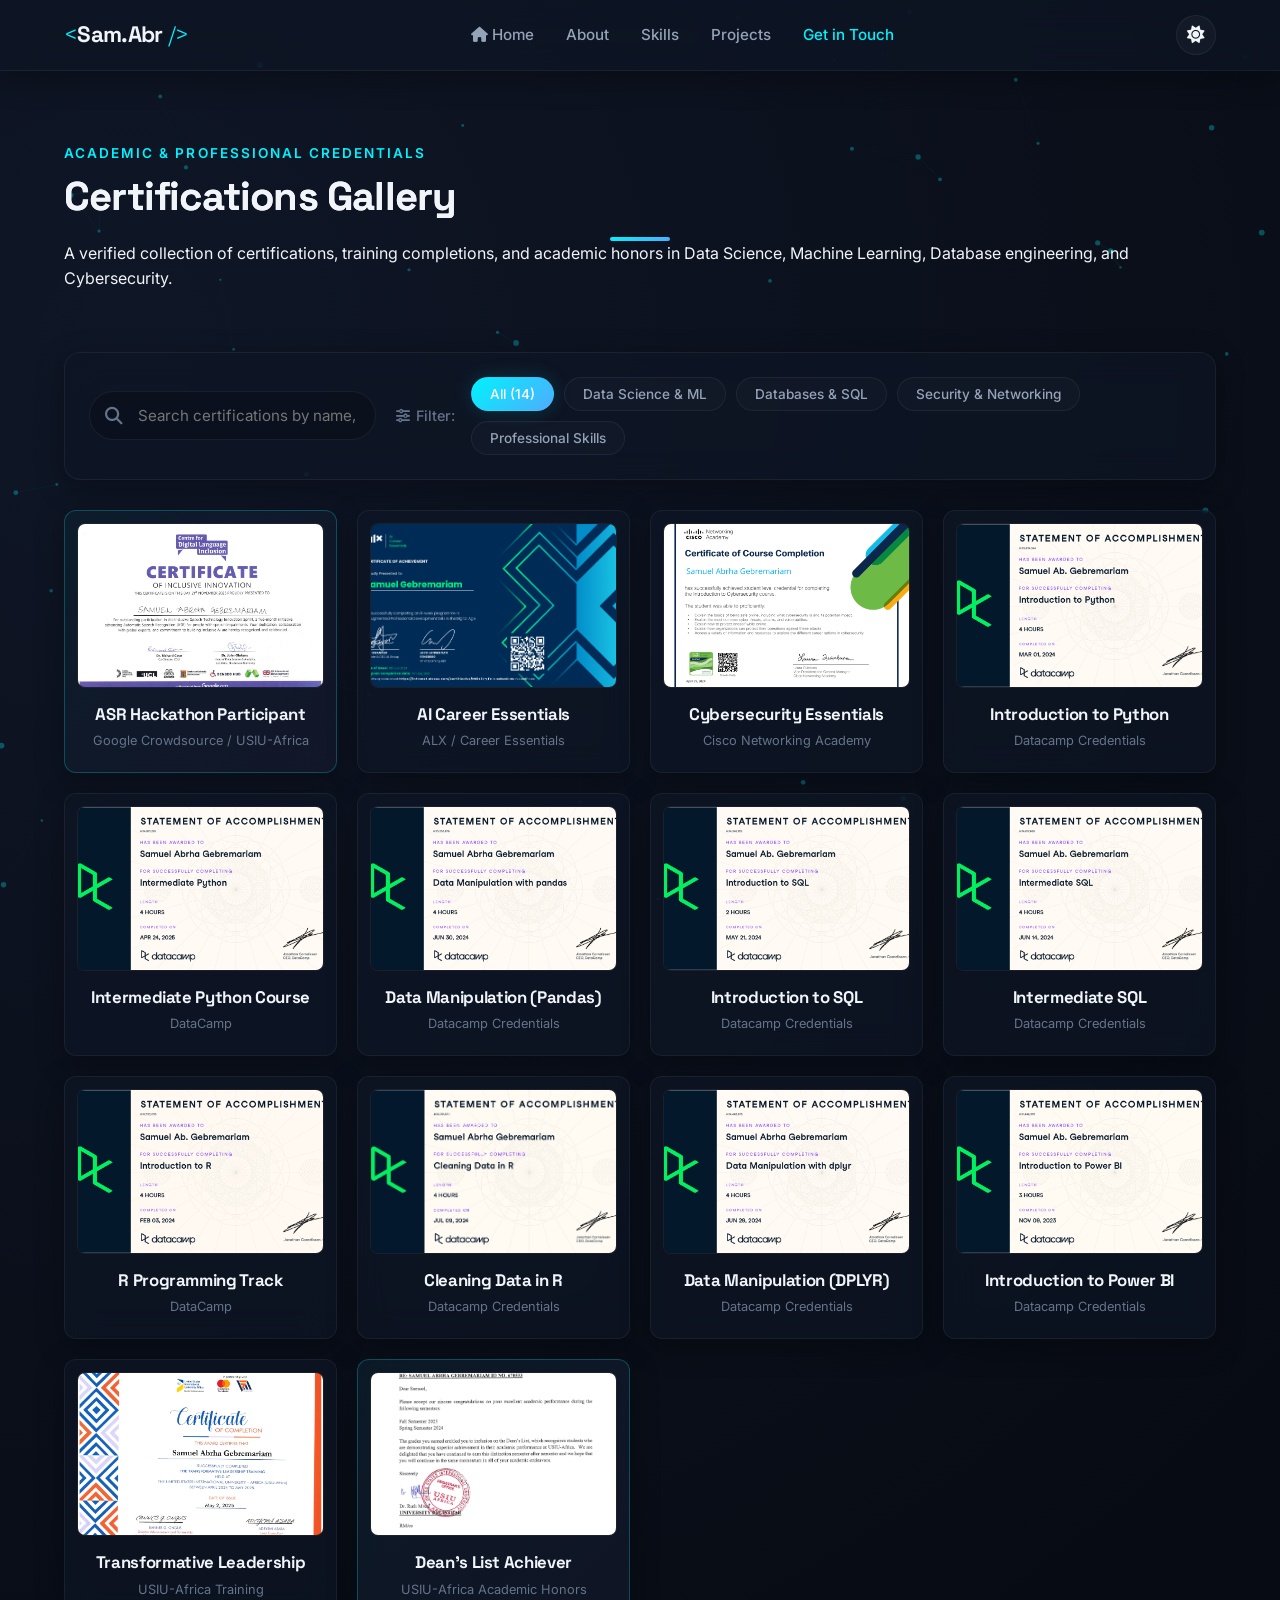
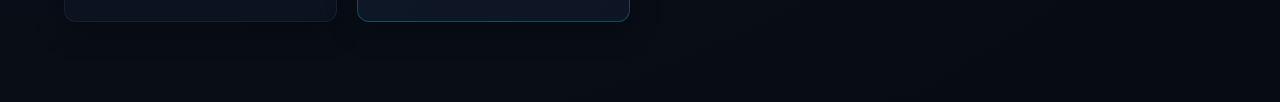
<file: certificates.html>
<!DOCTYPE html>
<html lang="en" data-theme="dark">
<head>
    <meta charset="UTF-8">
    <meta name="viewport" content="width=device-width, initial-scale=1.0">
    <meta name="description" content="Professional Certifications and Credentials of Samuel Abrha Gebremariam. Data Science, SQL Databases, Cybersecurity, and Leadership.">
    <meta name="author" content="Samuel Abrha Gebremariam">
    <title>Certifications & Achievements | Samuel Abrha Gebremariam</title>
    
    <!-- Google Fonts -->
    <link rel="preconnect" href="https://fonts.googleapis.com">
    <link rel="preconnect" href="https://fonts.gstatic.com" crossorigin>
    <link href="https://fonts.googleapis.com/css2?family=Inter:wght@300;400;500;600;700&family=Space+Grotesk:wght@400;500;600;700&display=swap" rel="stylesheet">
    
    <!-- FontAwesome for icons -->
    <link rel="stylesheet" href="https://cdnjs.cloudflare.com/ajax/libs/font-awesome/6.4.0/css/all.min.css">
    
    <!-- Custom CSS -->
    <link rel="stylesheet" href="style.css">
</head>
<body class="certs-page">
    <!-- Background Canvas for Interactive Data Particles -->
    <canvas id="particle-canvas"></canvas>

    <!-- Header Navigation -->
    <header class="main-header glass">
        <div class="header-container">
            <a href="index.html" class="logo">
                <span class="logo-accent">&lt;</span>Sam.Abr<span class="logo-accent"> /&gt;</span>
            </a>
            
            <nav class="nav-links">
                <a href="index.html" class="nav-link"><i class="fa-solid fa-house"></i> Home</a>
                <a href="index.html#about" class="nav-link">About</a>
                <a href="index.html#skills" class="nav-link">Skills</a>
                <a href="index.html#projects" class="nav-link">Projects</a>
                <a href="index.html#contact" class="nav-link nav-btn-contact">Get in Touch</a>
            </nav>

            <div class="header-actions">
                <button id="theme-toggle" class="theme-toggle-btn" aria-label="Toggle Theme">
                    <i class="fa-solid fa-moon"></i>
                </button>
                <button class="mobile-nav-toggle" aria-label="Toggle Menu">
                    <i class="fa-solid fa-bars-staggered"></i>
                </button>
            </div>
        </div>
    </header>

    <!-- Mobile Navigation Overlay -->
    <div class="mobile-nav-overlay">
        <button class="close-mobile-nav" aria-label="Close Menu"><i class="fa-solid fa-xmark"></i></button>
        <nav class="mobile-nav-links">
            <a href="index.html" class="mobile-nav-link"><i class="fa-solid fa-house"></i> Home</a>
            <a href="index.html#about" class="mobile-nav-link">About</a>
            <a href="index.html#skills" class="mobile-nav-link">Skills</a>
            <a href="index.html#projects" class="mobile-nav-link">Projects</a>
            <a href="index.html#contact" class="mobile-nav-link">Get in Touch</a>
        </nav>
    </div>

    <!-- Certifications Dashboard Hero -->
    <section class="certs-hero-section">
        <div class="container text-center">
            <span class="section-tagline">Academic & Professional Credentials</span>
            <h1 class="section-title">Certifications Gallery</h1>
            <div class="underline"></div>
            <p class="section-desc max-width-600">
                A verified collection of certifications, training completions, and academic honors in Data Science, Machine Learning, Database engineering, and Cybersecurity.
            </p>
        </div>
    </section>

    <!-- Interactive Filter & Search Dashboard -->
    <section class="certs-dashboard-section">
        <div class="container">
            <div class="dashboard-controls glass">
                <!-- Search Bar -->
                <div class="search-box-wrapper">
                    <i class="fa-solid fa-magnifying-glass search-icon"></i>
                    <input type="text" id="cert-search" placeholder="Search certifications by name, skills or issuer...">
                </div>

                <!-- Filter Controls -->
                <div class="filter-controls-wrapper">
                    <span class="filter-label"><i class="fa-solid fa-sliders"></i> Filter:</span>
                    <div class="filter-buttons">
                        <button class="filter-btn active" data-filter="all">All (14)</button>
                        <button class="filter-btn" data-filter="datascience">Data Science & ML</button>
                        <button class="filter-btn" data-filter="database">Databases & SQL</button>
                        <button class="filter-btn" data-filter="security">Security & Networking</button>
                        <button class="filter-btn" data-filter="professional">Professional Skills</button>
                    </div>
                </div>
            </div>

            <!-- Certifications Grid -->
            <div class="certs-grid" id="gallery-grid" style="margin-top: 30px;">
                <!-- ASR Hackathon -->
                <div class="cert-card glass highlight-cert clickable-cert" data-category="professional datascience" data-cert="asr" data-cert-file="certificates/asr_hackathon.jpg">
                    <div class="cert-img-wrapper">
                        <img src="certificates/asr_hackathon.jpg" alt="ASR Hackathon Participant" class="cert-preview-img">
                    </div>
                    <div class="cert-card-info">
                        <h4>ASR Hackathon Participant</h4>
                        <span class="cert-issuer">Google Crowdsource / USIU-Africa</span>
                    </div>
                </div>

                <!-- AI Career Essentials -->
                <div class="cert-card glass clickable-cert" data-category="professional" data-cert="ai_career" data-cert-file="certificates/ALX-AiCE.png">
                    <div class="cert-img-wrapper">
                        <img src="certificates/ALX-AiCE.png" alt="AI Career Essentials" class="cert-preview-img">
                    </div>
                    <div class="cert-card-info">
                        <h4>AI Career Essentials</h4>
                        <span class="cert-issuer">ALX / Career Essentials</span>
                    </div>
                </div>

                <!-- Cybersecurity Essentials -->
                <div class="cert-card glass clickable-cert" data-category="security" data-cert="cyber_essentials" data-cert-file="certificates/cybersecurity_essentials.png">
                    <div class="cert-img-wrapper">
                        <img src="certificates/cybersecurity_essentials.png" alt="Cybersecurity Essentials" class="cert-preview-img">
                    </div>
                    <div class="cert-card-info">
                        <h4>Cybersecurity Essentials</h4>
                        <span class="cert-issuer">Cisco Networking Academy</span>
                    </div>
                </div>

                <!-- Introduction to Python -->
                <div class="cert-card glass clickable-cert" data-category="datascience" data-cert="intro_python" data-cert-file="certificates/introduction_to_python.png">
                    <div class="cert-img-wrapper">
                        <img src="certificates/introduction_to_python.png" alt="Introduction to Python" class="cert-preview-img">
                    </div>
                    <div class="cert-card-info">
                        <h4>Introduction to Python</h4>
                        <span class="cert-issuer">Datacamp Credentials</span>
                    </div>
                </div>

                <!-- Intermediate Python -->
                <div class="cert-card glass clickable-cert" data-category="datascience" data-cert="intermediate_python" data-cert-file="certificates/intermediate_python.png">
                    <div class="cert-img-wrapper">
                        <img src="certificates/intermediate_python.png" alt="Intermediate Python" class="cert-preview-img">
                    </div>
                    <div class="cert-card-info">
                        <h4>Intermediate Python Course</h4>
                        <span class="cert-issuer">DataCamp</span>
                    </div>
                </div>

                <!-- Data Manipulation with Pandas -->
                <div class="cert-card glass clickable-cert" data-category="datascience" data-cert="pandas" data-cert-file="certificates/data_manipulation_pandas.png">
                    <div class="cert-img-wrapper">
                        <img src="certificates/data_manipulation_pandas.png" alt="Data Manipulation (Pandas)" class="cert-preview-img">
                    </div>
                    <div class="cert-card-info">
                        <h4>Data Manipulation (Pandas)</h4>
                        <span class="cert-issuer">Datacamp Credentials</span>
                    </div>
                </div>

                <!-- Introduction to SQL -->
                <div class="cert-card glass clickable-cert" data-category="database" data-cert="intro_sql" data-cert-file="certificates/introduction_to_sql.png">
                    <div class="cert-img-wrapper">
                        <img src="certificates/introduction_to_sql.png" alt="Introduction to SQL" class="cert-preview-img">
                    </div>
                    <div class="cert-card-info">
                        <h4>Introduction to SQL</h4>
                        <span class="cert-issuer">Datacamp Credentials</span>
                    </div>
                </div>

                <!-- Intermediate SQL -->
                <div class="cert-card glass clickable-cert" data-category="database" data-cert="inter_sql" data-cert-file="certificates/intermediate_sql.png">
                    <div class="cert-img-wrapper">
                        <img src="certificates/intermediate_sql.png" alt="Intermediate SQL" class="cert-preview-img">
                    </div>
                    <div class="cert-card-info">
                        <h4>Intermediate SQL</h4>
                        <span class="cert-issuer">Datacamp Credentials</span>
                    </div>
                </div>

                <!-- R Programming Track -->
                <div class="cert-card glass clickable-cert" data-category="datascience" data-cert="r_track" data-cert-file="certificates/r.png">
                    <div class="cert-img-wrapper">
                        <img src="certificates/r.png" alt="R Programming Track" class="cert-preview-img">
                    </div>
                    <div class="cert-card-info">
                        <h4>R Programming Track</h4>
                        <span class="cert-issuer">DataCamp</span>
                    </div>
                </div>

                <!-- Cleaning Data in R -->
                <div class="cert-card glass clickable-cert" data-category="datascience" data-cert="cleaning_r" data-cert-file="certificates/certificate - Cleaning Data in R.png">
                    <div class="cert-img-wrapper">
                        <img src="certificates/certificate - Cleaning Data in R.png" alt="Cleaning Data in R" class="cert-preview-img">
                    </div>
                    <div class="cert-card-info">
                        <h4>Cleaning Data in R</h4>
                        <span class="cert-issuer">Datacamp Credentials</span>
                    </div>
                </div>

                <!-- Data Manipulation with dplyr -->
                <div class="cert-card glass clickable-cert" data-category="datascience" data-cert="dplyr" data-cert-file="certificates/data_manipulation_dplyr.png">
                    <div class="cert-img-wrapper">
                        <img src="certificates/data_manipulation_dplyr.png" alt="Data Manipulation (DPLYR)" class="cert-preview-img">
                    </div>
                    <div class="cert-card-info">
                        <h4>Data Manipulation (DPLYR)</h4>
                        <span class="cert-issuer">Datacamp Credentials</span>
                    </div>
                </div>

                <!-- Introduction to Power BI -->
                <div class="cert-card glass clickable-cert" data-category="datascience" data-cert="powerbi" data-cert-file="certificates/introduction_to_powerbi.png">
                    <div class="cert-img-wrapper">
                        <img src="certificates/introduction_to_powerbi.png" alt="Introduction to Power BI" class="cert-preview-img">
                    </div>
                    <div class="cert-card-info">
                        <h4>Introduction to Power BI</h4>
                        <span class="cert-issuer">Datacamp Credentials</span>
                    </div>
                </div>

                <!-- Transformative Leadership -->
                <div class="cert-card glass clickable-cert" data-category="professional" data-cert="leadership" data-cert-file="certificates/transformative_leadership.jpg">
                    <div class="cert-img-wrapper">
                        <img src="certificates/transformative_leadership.jpg" alt="Transformative Leadership" class="cert-preview-img">
                    </div>
                    <div class="cert-card-info">
                        <h4>Transformative Leadership</h4>
                        <span class="cert-issuer">USIU-Africa Training</span>
                    </div>
                </div>

                <!-- Dean's List Achiever -->
                <div class="cert-card glass highlight-cert clickable-cert" data-category="professional" data-cert="deans_list" data-cert-file="certificates/deans_list_achiever.png">
                    <div class="cert-img-wrapper">
                        <img src="certificates/deans_list_achiever.png" alt="Dean's List Achiever" class="cert-preview-img">
                    </div>
                    <div class="cert-card-info">
                        <h4>Dean's List Achiever</h4>
                        <span class="cert-issuer">USIU-Africa Academic Honors</span>
                    </div>
                </div>
            </div>
            
            <div id="no-results-msg" class="glass text-center" style="display: none; padding: 40px; border-radius: 12px; margin-top: 30px;">
                <i class="fa-solid fa-folder-open" style="font-size: 3rem; color: var(--text-muted); margin-bottom: 15px;"></i>
                <h3>No Certifications Found</h3>
                <p style="color: var(--text-muted);">Try adjusting your search query or switching categories.</p>
            </div>
        </div>
    </section>

    <!-- Direct Large Verification View (LightBox Modal) -->
    <div id="cert-modal" class="modal-overlay">
        <div class="cert-modal-card glass">
            <button class="cert-modal-close-btn" aria-label="Close Modal"><i class="fa-solid fa-xmark"></i></button>
            <div id="cert-modal-content-body">
                <!-- Injected dynamically by JS -->
            </div>
        </div>
    </div>

    <!-- Script Imports -->
    <script src="app.js"></script>
    <script src="certificates.js"></script>
</body>
</html>
</file>
<file: style.css>
/* Core CSS Design System for Samuel Ab. Gebremariam's Portfolio */

:root {
    /* Transitions */
    --transition-fast: 0.2s cubic-bezier(0.4, 0, 0.2, 1);
    --transition-normal: 0.3s cubic-bezier(0.4, 0, 0.2, 1);
    --transition-slow: 0.5s cubic-bezier(0.4, 0, 0.2, 1);
    
    /* Font Weights */
    --fw-light: 300;
    --fw-regular: 400;
    --fw-medium: 500;
    --fw-semibold: 600;
    --fw-bold: 700;
}

/* Dark Theme Variables (Default) */
html[data-theme="dark"] {
    --bg-primary: #070b13;
    --bg-secondary: #0f1626;
    --bg-glass: rgba(15, 22, 38, 0.65);
    --bg-glass-hover: rgba(20, 29, 48, 0.8);
    --border-glass: rgba(255, 255, 255, 0.06);
    --border-glass-hover: rgba(0, 242, 254, 0.3);
    
    --text-primary: #f1f5f9;
    --text-secondary: #94a3b8;
    --text-muted: #64748b;
    
    --accent-cyan: #00f2fe;
    --accent-cyan-rgb: 0, 242, 254;
    --accent-purple: #9d4edd;
    --accent-purple-rgb: 157, 78, 221;
    --accent-yellow: #ffb703;
    --accent-pink: #ff2a85;
    --accent-red: #ef4444;
    
    --gradient-primary: linear-gradient(135deg, #00f2fe 0%, #4facfe 100%);
    --gradient-accent: linear-gradient(135deg, #9d4edd 0%, #ff2a85 100%);
    --gradient-bg: radial-gradient(circle at 10% 20%, rgba(15, 22, 38, 1) 0%, rgba(7, 11, 19, 1) 90%);
    
    --shadow-sm: 0 2px 8px rgba(0, 0, 0, 0.2);
    --shadow-md: 0 8px 30px rgba(0, 0, 0, 0.3);
    --shadow-lg: 0 16px 40px rgba(0, 0, 0, 0.5);
    --shadow-glow: 0 0 20px rgba(0, 242, 254, 0.15);
}

/* Light Theme Variables */
html[data-theme="light"] {
    --bg-primary: #f8fafc;
    --bg-secondary: #ffffff;
    --bg-glass: rgba(255, 255, 255, 0.8);
    --bg-glass-hover: rgba(255, 255, 255, 0.95);
    --border-glass: rgba(15, 22, 38, 0.08);
    --border-glass-hover: rgba(14, 165, 233, 0.4);
    
    --text-primary: #0f172a;
    --text-secondary: #475569;
    --text-muted: #94a3b8;
    
    --accent-cyan: #0ea5e9;
    --accent-cyan-rgb: 14, 165, 233;
    --accent-purple: #7c3aed;
    --accent-purple-rgb: 124, 58, 237;
    --accent-yellow: #d97706;
    --accent-pink: #db2777;
    --accent-red: #dc2626;
    
    --gradient-primary: linear-gradient(135deg, #0ea5e9 0%, #2563eb 100%);
    --gradient-accent: linear-gradient(135deg, #7c3aed 0%, #db2777 100%);
    --gradient-bg: radial-gradient(circle at 10% 20%, #f1f5f9 0%, #e2e8f0 100%);
    
    --shadow-sm: 0 2px 8px rgba(15, 22, 38, 0.05);
    --shadow-md: 0 8px 30px rgba(15, 22, 38, 0.08);
    --shadow-lg: 0 16px 40px rgba(15, 22, 38, 0.12);
    --shadow-glow: 0 0 20px rgba(14, 165, 233, 0.1);
}

/* Reset and Base Styles */
* {
    margin: 0;
    padding: 0;
    box-sizing: border-box;
    outline: none;
}

html {
    scroll-behavior: smooth;
    font-size: 16px;
}

body {
    font-family: 'Inter', sans-serif;
    background: var(--bg-primary);
    background-image: var(--gradient-bg);
    color: var(--text-primary);
    line-height: 1.6;
    overflow-x: hidden;
    transition: background-color var(--transition-normal), color var(--transition-normal);
}

h1, h2, h3, h4, h5, h6 {
    font-family: 'Space Grotesk', sans-serif;
    font-weight: var(--fw-bold);
    letter-spacing: -0.02em;
    line-height: 1.2;
}

a {
    color: inherit;
    text-decoration: none;
    transition: color var(--transition-fast);
}

/* Particle Canvas */
#particle-canvas {
    position: fixed;
    top: 0;
    left: 0;
    width: 100%;
    height: 100%;
    z-index: -1;
    pointer-events: none;
    opacity: 0.6;
}

/* Reusable Glassmorphism Utility */
.glass {
    background: var(--bg-glass);
    backdrop-filter: blur(16px);
    -webkit-backdrop-filter: blur(16px);
    border: 1px solid var(--border-glass);
    box-shadow: var(--shadow-md);
    transition: background-color var(--transition-normal), 
                border-color var(--transition-normal), 
                box-shadow var(--transition-normal),
                transform var(--transition-fast);
}

/* Layout Utilities */
.container {
    width: 100%;
    max-width: 1200px;
    margin: 0 auto;
    padding: 0 24px;
}

section {
    padding: 100px 0;
    position: relative;
}

.section-header {
    text-align: center;
    margin-bottom: 60px;
}

.section-tagline {
    font-size: 0.85rem;
    font-weight: var(--fw-semibold);
    text-transform: uppercase;
    letter-spacing: 0.15em;
    color: var(--accent-cyan);
    margin-bottom: 8px;
    display: inline-block;
}

.section-title {
    font-size: 2.5rem;
    margin-bottom: 16px;
    background: var(--text-primary);
    -webkit-background-clip: text;
}

.underline {
    width: 60px;
    height: 4px;
    background: var(--gradient-primary);
    margin: 0 auto;
    border-radius: 2px;
}

/* Scroll Indicators */
.scroll-indicator {
    position: absolute;
    bottom: 30px;
    left: 50%;
    transform: translateX(-50%);
    display: flex;
    flex-direction: column;
    align-items: center;
    gap: 8px;
    cursor: pointer;
    z-index: 10;
}

.mouse-scroll {
    width: 26px;
    height: 42px;
    border: 2px solid var(--text-secondary);
    border-radius: 15px;
    display: flex;
    justify-content: center;
    padding-top: 6px;
}

.mouse-scroll .wheel {
    width: 4px;
    height: 8px;
    background-color: var(--accent-cyan);
    border-radius: 2px;
    animation: scroll-wheel 1.6s ease-in-out infinite;
}

.scroll-text {
    font-size: 0.75rem;
    color: var(--text-secondary);
    letter-spacing: 0.1em;
    text-transform: uppercase;
}

@keyframes scroll-wheel {
    0% { transform: translateY(0); opacity: 1; }
    50% { transform: translateY(8px); opacity: 0.3; }
    100% { transform: translateY(0); opacity: 1; }
}

/* Badge System */
.badge {
    display: inline-flex;
    align-items: center;
    gap: 8px;
    padding: 6px 16px;
    border-radius: 30px;
    font-size: 0.85rem;
    font-weight: var(--fw-medium);
    border: 1px solid var(--border-glass);
}

.hero-badge {
    background: rgba(var(--accent-cyan-rgb), 0.08);
    border-color: rgba(var(--accent-cyan-rgb), 0.2);
    color: var(--accent-cyan);
    margin-bottom: 24px;
}

.badge-dot {
    width: 8px;
    height: 8px;
    background-color: var(--accent-cyan);
    border-radius: 50%;
    display: inline-block;
    animation: pulse-glow 1.5s infinite;
}

@keyframes pulse-glow {
    0% { box-shadow: 0 0 0 0 rgba(var(--accent-cyan-rgb), 0.7); }
    70% { box-shadow: 0 0 0 8px rgba(var(--accent-cyan-rgb), 0); }
    100% { box-shadow: 0 0 0 0 rgba(var(--accent-cyan-rgb), 0); }
}

/* Buttons */
.btn {
    display: inline-flex;
    align-items: center;
    justify-content: center;
    gap: 10px;
    padding: 12px 28px;
    border-radius: 8px;
    font-size: 0.95rem;
    font-weight: var(--fw-semibold);
    cursor: pointer;
    transition: all var(--transition-fast);
    border: none;
}

.btn-primary {
    background: var(--gradient-primary);
    color: #070b13; /* Always dark text for high visibility contrast on cyan gradient */
    box-shadow: var(--shadow-glow);
}

.btn-primary:hover {
    transform: translateY(-2px);
    box-shadow: 0 8px 25px rgba(0, 242, 254, 0.35);
}

.btn-secondary {
    background: var(--bg-glass);
    color: var(--text-primary);
    border: 1px solid var(--border-glass);
}

.btn-secondary:hover {
    background: var(--bg-glass-hover);
    border-color: var(--accent-cyan);
    transform: translateY(-2px);
}

.btn-block {
    width: 100%;
}

/* Highlight Colors */
.highlight {
    background: var(--gradient-primary);
    -webkit-background-clip: text;
    -webkit-text-fill-color: transparent;
}

.accent-cyan { color: var(--accent-cyan); }
.accent-purple { color: var(--accent-purple); }
.accent-yellow { color: var(--accent-yellow); }
.accent-pink { color: var(--accent-pink); }
.accent-red { color: var(--accent-red); }

/* Main Header */
.main-header {
    position: fixed;
    top: 0;
    left: 0;
    width: 100%;
    z-index: 100;
    border-top: none;
    border-left: none;
    border-right: none;
}

.header-container {
    max-width: 1200px;
    margin: 0 auto;
    height: 70px;
    padding: 0 24px;
    display: flex;
    align-items: center;
    justify-content: space-between;
}

.logo {
    font-family: 'Space Grotesk', sans-serif;
    font-size: 1.4rem;
    font-weight: var(--fw-bold);
    letter-spacing: -0.03em;
    color: var(--text-primary);
}

.logo-accent {
    color: var(--accent-cyan);
    font-weight: var(--fw-light);
}

.nav-links {
    display: flex;
    align-items: center;
    gap: 32px;
}

.nav-link {
    font-size: 0.95rem;
    font-weight: var(--fw-medium);
    color: var(--text-secondary);
    position: relative;
    padding: 6px 0;
}

.nav-link::after {
    content: '';
    position: absolute;
    bottom: 0;
    left: 0;
    width: 0;
    height: 2px;
    background: var(--gradient-primary);
    transition: width var(--transition-fast);
}

.nav-link:hover {
    color: var(--text-primary);
}

.nav-link:hover::after {
    width: 100%;
}

.nav-btn-contact {
    color: var(--accent-cyan);
}

.header-actions {
    display: flex;
    align-items: center;
    gap: 16px;
}

.theme-toggle-btn {
    width: 40px;
    height: 40px;
    border-radius: 50%;
    background: rgba(255, 255, 255, 0.03);
    border: 1px solid var(--border-glass);
    color: var(--text-primary);
    cursor: pointer;
    display: flex;
    align-items: center;
    justify-content: center;
    font-size: 1.1rem;
    transition: all var(--transition-fast);
}

.theme-toggle-btn:hover {
    border-color: var(--accent-cyan);
    background: rgba(var(--accent-cyan-rgb), 0.08);
    transform: rotate(15deg);
}

.mobile-nav-toggle {
    display: none;
    width: 40px;
    height: 40px;
    border-radius: 8px;
    background: rgba(255, 255, 255, 0.03);
    border: 1px solid var(--border-glass);
    color: var(--text-primary);
    cursor: pointer;
    font-size: 1.2rem;
}

/* Mobile Nav Overlay */
.mobile-nav-overlay {
    position: fixed;
    top: 0;
    right: -100%;
    width: 300px;
    height: 100%;
    z-index: 200;
    padding: 40px 30px;
    display: flex;
    flex-direction: column;
    gap: 40px;
    transition: right var(--transition-normal);
}

.mobile-nav-overlay.open {
    right: 0;
}

.close-mobile-nav {
    align-self: flex-end;
    background: none;
    border: none;
    color: var(--text-primary);
    font-size: 1.8rem;
    cursor: pointer;
}

.mobile-nav-links {
    display: flex;
    flex-direction: column;
    gap: 24px;
}

.mobile-nav-link {
    font-size: 1.2rem;
    font-weight: var(--fw-semibold);
    color: var(--text-secondary);
    padding: 10px 0;
    border-bottom: 1px solid var(--border-glass);
}

.mobile-nav-link:hover {
    color: var(--accent-cyan);
}

/* Hero Section */
.hero-section {
    min-height: 100vh;
    display: flex;
    align-items: center;
    padding-top: 120px;
    padding-bottom: 60px;
}

.hero-container {
    display: grid;
    grid-template-columns: 1.2fr 0.8fr;
    gap: 60px;
    align-items: center;
}

.hero-title {
    font-size: 3.8rem;
    line-height: 1.1;
    margin-bottom: 16px;
}

.hero-subtitle {
    font-size: 1.8rem;
    font-weight: var(--fw-semibold);
    color: var(--text-secondary);
    margin-bottom: 24px;
}

.cursor {
    color: var(--accent-cyan);
    animation: blink 0.8s infinite;
}

@keyframes blink {
    0%, 100% { opacity: 1; }
    50% { opacity: 0; }
}

.hero-description {
    font-size: 1.1rem;
    color: var(--text-secondary);
    margin-bottom: 40px;
    max-width: 600px;
}

.hero-ctas {
    display: flex;
    gap: 16px;
    margin-bottom: 48px;
}

.social-links-container {
    display: flex;
    flex-direction: column;
    gap: 12px;
}

.social-label {
    font-size: 0.85rem;
    font-weight: var(--fw-semibold);
    text-transform: uppercase;
    letter-spacing: 0.1em;
    color: var(--text-muted);
}

.social-links {
    display: flex;
    gap: 16px;
}

.social-icon-btn {
    width: 44px;
    height: 44px;
    border-radius: 50%;
    background: var(--bg-glass);
    border: 1px solid var(--border-glass);
    color: var(--text-secondary);
    display: flex;
    align-items: center;
    justify-content: center;
    font-size: 1.2rem;
    transition: all var(--transition-fast);
}

.social-icon-btn:hover {
    color: #070b13;
    transform: translateY(-3px);
}

.social-icon-btn.github:hover {
    background: #f1f5f9;
    color: #070b13;
    box-shadow: 0 4px 15px rgba(241, 245, 249, 0.3);
}

.social-icon-btn.linkedin:hover {
    background: #0077b5;
    color: #ffffff;
    box-shadow: 0 4px 15px rgba(0, 119, 181, 0.3);
}

.social-icon-btn.email:hover {
    background: var(--accent-cyan);
    box-shadow: var(--shadow-glow);
}

.social-icon-btn.phone:hover {
    background: var(--accent-purple);
    color: #ffffff;
    box-shadow: 0 4px 15px rgba(157, 78, 221, 0.3);
}

/* Avatar Graphics */
.hero-image-container {
    position: relative;
    display: flex;
    justify-content: center;
    align-items: center;
}

.avatar-glow-ring {
    position: absolute;
    width: 320px;
    height: 320px;
    border-radius: 50%;
    background: var(--gradient-primary);
    filter: blur(10px);
    opacity: 0.45;
    animation: pulse-ring 4s ease-in-out infinite;
}

@keyframes pulse-ring {
    0%, 100% { transform: scale(1); opacity: 0.4; }
    50% { transform: scale(1.06); opacity: 0.55; }
}

.avatar-frame {
    width: 300px;
    height: 300px;
    border-radius: 50%;
    padding: 6px;
    background: var(--gradient-primary);
    position: relative;
    z-index: 2;
    overflow: hidden;
}

.avatar-img {
    width: 100%;
    height: 100%;
    border-radius: 50%;
    object-fit: cover;
    background-color: var(--bg-secondary);
}

.floating-card {
    position: absolute;
    display: flex;
    align-items: center;
    gap: 16px;
    padding: 12px 20px;
    border-radius: 12px;
    z-index: 5;
    animation: float 6s ease-in-out infinite;
}

.floating-card i {
    font-size: 1.5rem;
}

.floating-card h4 {
    font-size: 0.85rem;
    font-weight: var(--fw-bold);
    margin-bottom: 2px;
}

.floating-card p {
    font-size: 0.75rem;
    color: var(--text-secondary);
}

.stat-card-ml {
    top: 60%;
    left: -40px;
}

.stat-card-data {
    bottom: 15%;
    right: -20px;
    animation-delay: 3s;
}

@keyframes float {
    0%, 100% { transform: translateY(0); }
    50% { transform: translateY(-12px); }
}

/* About Section */
.about-grid {
    display: grid;
    grid-template-columns: 1.1fr 0.9fr;
    gap: 60px;
    align-items: flex-start;
}

.about-p {
    font-size: 1.05rem;
    color: var(--text-secondary);
    margin-bottom: 20px;
}

.highlight-p {
    font-size: 1.25rem;
    font-weight: var(--fw-medium);
    color: var(--text-primary);
    border-left: 3px solid var(--accent-cyan);
    padding-left: 16px;
}

.specialization-chips {
    margin-top: 36px;
}

.specialization-chips h4 {
    font-size: 1.1rem;
    margin-bottom: 16px;
}

.chips-container {
    display: flex;
    flex-wrap: wrap;
    gap: 12px;
}

.chip {
    padding: 8px 18px;
    border-radius: 30px;
    background: rgba(255, 255, 255, 0.02);
    border: 1px solid var(--border-glass);
    font-size: 0.9rem;
    color: var(--text-secondary);
    display: inline-flex;
    align-items: center;
    gap: 8px;
    transition: all var(--transition-fast);
}

.chip i {
    color: var(--accent-cyan);
}

.chip:hover {
    border-color: var(--accent-cyan);
    color: var(--text-primary);
    transform: translateY(-2px);
    background: rgba(var(--accent-cyan-rgb), 0.05);
}

.about-stats-column {
    display: flex;
    flex-direction: column;
    gap: 30px;
}

.stats-grid {
    display: grid;
    grid-template-columns: 1fr 1fr;
    gap: 20px;
}

.stat-box {
    padding: 24px;
    border-radius: 16px;
    text-align: center;
}

.stat-number {
    font-family: 'Space Grotesk', sans-serif;
    font-size: 2.8rem;
    font-weight: var(--fw-bold);
    color: var(--accent-cyan);
    display: inline-block;
}

.stat-percent {
    font-size: 1.5rem;
    font-weight: var(--fw-bold);
    color: var(--accent-cyan);
    vertical-align: super;
}

.stat-label {
    display: block;
    font-size: 0.9rem;
    font-weight: var(--fw-medium);
    color: var(--text-secondary);
    margin-top: 8px;
}

/* Console Box */
.console-box {
    border-radius: 12px;
    overflow: hidden;
    border-color: rgba(255, 255, 255, 0.05);
}

.console-header {
    background: rgba(0, 0, 0, 0.3);
    padding: 12px 18px;
    display: flex;
    align-items: center;
    gap: 8px;
    border-bottom: 1px solid var(--border-glass);
}

.console-header .dot {
    width: 12px;
    height: 12px;
    border-radius: 50%;
    display: inline-block;
}

.dot.red { background-color: #ef4444; }
.dot.yellow { background-color: #f59e0b; }
.dot.green { background-color: #10b981; }

.console-title {
    font-family: monospace;
    font-size: 0.8rem;
    color: var(--text-muted);
    margin-left: 8px;
}

.console-body {
    padding: 20px;
    background: rgba(5, 8, 16, 0.45);
}

.console-body pre {
    font-family: 'Courier New', Courier, monospace;
    font-size: 0.9rem;
    overflow-x: auto;
    color: #e2e8f0;
}

.keyword { color: #f43f5e; }
.string { color: #10b981; }
.function { color: #0ea5e9; }

/* Skills Section */
.skills-wrapper {
    max-width: 900px;
    margin: 0 auto;
}

.skills-tabs {
    display: flex;
    justify-content: center;
    gap: 16px;
    margin-bottom: 48px;
    border-bottom: 1px solid var(--border-glass);
    padding-bottom: 16px;
    overflow-x: auto;
    white-space: nowrap;
}

.tab-btn {
    background: none;
    border: none;
    color: var(--text-secondary);
    font-family: 'Space Grotesk', sans-serif;
    font-size: 1.1rem;
    font-weight: var(--fw-semibold);
    padding: 10px 20px;
    cursor: pointer;
    border-radius: 8px;
    display: flex;
    align-items: center;
    gap: 8px;
    transition: all var(--transition-fast);
}

.tab-btn:hover {
    color: var(--text-primary);
    background: rgba(255, 255, 255, 0.02);
}

.tab-btn.active {
    color: #070b13; /* Contrast color */
    background: var(--gradient-primary);
    box-shadow: var(--shadow-glow);
}

.tab-content {
    display: none;
    opacity: 0;
    transform: translateY(15px);
    transition: opacity var(--transition-normal), transform var(--transition-normal);
}

.tab-content.active {
    display: block;
    opacity: 1;
    transform: translateY(0);
}

/* Skills Progress Bars Grid */
.skills-grid-bars {
    display: grid;
    grid-template-columns: 1fr 1fr;
    gap: 30px;
}

.skill-bar-wrapper {
    display: flex;
    flex-direction: column;
    gap: 8px;
}

.skill-info {
    display: flex;
    justify-content: space-between;
    align-items: center;
    font-weight: var(--fw-medium);
}

.skill-name {
    font-size: 1rem;
    display: flex;
    align-items: center;
    gap: 8px;
}

.skill-name i {
    font-size: 1.2rem;
}

.skill-val {
    font-size: 0.9rem;
    color: var(--accent-cyan);
}

.bar-bg {
    width: 100%;
    height: 8px;
    background: rgba(255, 255, 255, 0.04);
    border-radius: 10px;
    overflow: hidden;
    position: relative;
    border: 1px solid var(--border-glass);
}

.bar-fill {
    height: 100%;
    background: var(--gradient-primary);
    border-radius: 10px;
    transform: scaleX(0);
    transform-origin: left;
    transition: transform 1.2s cubic-bezier(0.1, 1, 0.1, 1);
}

.tab-content.active .bar-fill {
    transform: scaleX(1);
}

/* Skills Cards Grid */
.skills-grid-cards {
    display: grid;
    grid-template-columns: 1fr 1fr;
    gap: 24px;
}

.skill-card {
    padding: 30px;
    border-radius: 16px;
    transition: transform var(--transition-fast), border-color var(--transition-fast), box-shadow var(--transition-fast);
}

.skill-card:hover {
    transform: translateY(-5px);
    border-color: var(--border-glass-hover);
    box-shadow: var(--shadow-glow);
}

.skill-card-icon {
    width: 50px;
    height: 50px;
    border-radius: 12px;
    background: rgba(255, 255, 255, 0.02);
    border: 1px solid var(--border-glass);
    display: flex;
    align-items: center;
    justify-content: center;
    font-size: 1.6rem;
    margin-bottom: 20px;
}

.skill-card h3 {
    font-size: 1.25rem;
    margin-bottom: 12px;
}

.skill-card p {
    font-size: 0.95rem;
    color: var(--text-secondary);
}

/* Timeline CSS */
.timeline-toggle-wrapper {
    display: flex;
    justify-content: center;
    gap: 16px;
    margin-bottom: 60px;
}

.timeline-toggle-btn {
    padding: 10px 24px;
    border-radius: 30px;
    background: var(--bg-glass);
    border: 1px solid var(--border-glass);
    color: var(--text-secondary);
    font-family: 'Space Grotesk', sans-serif;
    font-size: 1rem;
    font-weight: var(--fw-semibold);
    cursor: pointer;
    transition: all var(--transition-fast);
    display: flex;
    align-items: center;
    gap: 8px;
}

.timeline-toggle-btn:hover {
    border-color: var(--accent-cyan);
    color: var(--text-primary);
}

.timeline-toggle-btn.active {
    background: var(--gradient-primary);
    color: #070b13;
    border-color: transparent;
    box-shadow: var(--shadow-glow);
}

.timeline-container {
    position: relative;
    max-width: 900px;
    margin: 0 auto;
    display: none;
    opacity: 0;
    transform: translateY(20px);
    transition: opacity var(--transition-normal), transform var(--transition-normal);
}

.timeline-container.active {
    display: block;
    opacity: 1;
    transform: translateY(0);
}

.timeline-line {
    position: absolute;
    left: 50%;
    top: 0;
    width: 2px;
    height: 100%;
    background: var(--border-glass);
    transform: translateX(-50%);
}

.timeline-item {
    position: relative;
    width: 50%;
    padding: 0 40px 40px 40px;
}

.timeline-item.left {
    left: 0;
    text-align: right;
}

.timeline-item.right {
    left: 50%;
    text-align: left;
}

.timeline-dot {
    position: absolute;
    left: 100%;
    top: 10px;
    transform: translateX(-50%);
    width: 44px;
    height: 44px;
    border-radius: 50%;
    background: var(--bg-secondary);
    border: 3px solid var(--accent-cyan);
    display: flex;
    align-items: center;
    justify-content: center;
    color: var(--accent-cyan);
    font-size: 1.1rem;
    z-index: 10;
    box-shadow: var(--shadow-glow);
    transition: background-color var(--transition-fast), transform var(--transition-fast);
}

.timeline-item.right .timeline-dot {
    left: 0;
}

.timeline-content {
    padding: 30px;
    border-radius: 16px;
    position: relative;
    transition: transform var(--transition-fast), border-color var(--transition-fast);
}

.timeline-content:hover {
    transform: translateY(-5px);
    border-color: var(--border-glass-hover);
}

.timeline-date {
    display: inline-block;
    padding: 4px 12px;
    border-radius: 20px;
    background: rgba(var(--accent-cyan-rgb), 0.08);
    color: var(--accent-cyan);
    font-size: 0.8rem;
    font-weight: var(--fw-semibold);
    margin-bottom: 12px;
}

.timeline-content h3 {
    font-size: 1.3rem;
    margin-bottom: 6px;
}

.timeline-content h4 {
    font-size: 0.95rem;
    color: var(--text-muted);
    font-weight: var(--fw-medium);
    margin-bottom: 16px;
}

.timeline-content p {
    font-size: 0.95rem;
    color: var(--text-secondary);
}

/* Projects Section Styling */
.project-filters {
    display: flex;
    justify-content: center;
    gap: 12px;
    margin-bottom: 48px;
    flex-wrap: wrap;
}

.filter-btn {
    padding: 8px 22px;
    border-radius: 30px;
    background: rgba(255, 255, 255, 0.02);
    border: 1px solid var(--border-glass);
    color: var(--text-secondary);
    font-family: 'Space Grotesk', sans-serif;
    font-weight: var(--fw-medium);
    cursor: pointer;
    transition: all var(--transition-fast);
}

.filter-btn:hover {
    border-color: var(--accent-cyan);
    color: var(--text-primary);
}

.filter-btn.active {
    background: var(--gradient-primary);
    color: #070b13;
    border-color: transparent;
    box-shadow: var(--shadow-glow);
}

.projects-grid {
    display: grid;
    grid-template-columns: repeat(auto-fill, minmax(340px, 1fr));
    gap: 30px;
}

.project-card {
    padding: 30px;
    border-radius: 16px;
    display: flex;
    flex-direction: column;
    justify-content: space-between;
    min-height: 280px;
    transition: transform var(--transition-normal), border-color var(--transition-normal), box-shadow var(--transition-normal);
}

.project-card:hover {
    transform: translateY(-6px);
    border-color: var(--border-glass-hover);
    box-shadow: var(--shadow-glow);
}

.project-card-header {
    display: flex;
    gap: 8px;
    margin-bottom: 20px;
}

.proj-tag {
    font-size: 0.75rem;
    font-weight: var(--fw-semibold);
    padding: 4px 10px;
    border-radius: 4px;
    background: rgba(255, 255, 255, 0.05);
    border: 1px solid var(--border-glass);
    color: var(--text-secondary);
}

.project-card-body h3 {
    font-size: 1.4rem;
    margin-bottom: 12px;
    transition: color var(--transition-fast);
}

.project-card:hover .project-card-body h3 {
    color: var(--accent-cyan);
}

.project-card-body p {
    font-size: 0.95rem;
    color: var(--text-secondary);
    line-height: 1.5;
}

.project-card-footer {
    margin-top: 24px;
}

.btn-project-detail {
    background: none;
    border: none;
    color: var(--accent-cyan);
    font-family: 'Space Grotesk', sans-serif;
    font-weight: var(--fw-semibold);
    font-size: 0.95rem;
    cursor: pointer;
    display: flex;
    align-items: center;
    gap: 6px;
    transition: gap var(--transition-fast);
    padding: 4px 0;
}

.btn-project-detail:hover {
    gap: 12px;
    color: var(--text-primary);
}

/* Certifications Section */
.certs-grid {
    display: grid;
    grid-template-columns: repeat(auto-fill, minmax(260px, 1fr));
    gap: 20px;
}

.cert-card {
    padding: 12px;
    border-radius: 12px;
    display: flex;
    flex-direction: column;
    align-items: stretch;
    text-align: center;
    gap: 12px;
    transition: transform var(--transition-fast), border-color var(--transition-fast);
}

.cert-card:hover {
    transform: translateY(-4px);
    border-color: rgba(var(--accent-purple-rgb), 0.3);
}

.cert-img-wrapper {
    width: 100%;
    aspect-ratio: 1.5 / 1;
    border-radius: 8px;
    overflow: hidden;
    border: 1px solid rgba(255, 255, 255, 0.08);
    background: rgba(0, 0, 0, 0.3);
    display: flex;
    align-items: center;
    justify-content: center;
    position: relative;
}

.cert-preview-img {
    width: 100%;
    height: 100%;
    object-fit: cover;
    transition: transform var(--transition-medium);
}

.cert-card:hover .cert-preview-img {
    transform: scale(1.05);
}

.cert-img-wrapper.fallback-wrapper {
    background: linear-gradient(135deg, rgba(var(--accent-purple-rgb), 0.15) 0%, rgba(var(--accent-cyan-rgb), 0.15) 100%);
    flex-direction: column;
    gap: 8px;
}

.cert-fallback-icon {
    font-size: 2.2rem;
    color: var(--accent-cyan);
    filter: drop-shadow(0 0 8px rgba(0, 242, 254, 0.4));
}

.cert-fallback-badge {
    font-size: 0.65rem;
    font-weight: 700;
    text-transform: uppercase;
    letter-spacing: 1px;
    padding: 3px 8px;
    border-radius: 12px;
    background: rgba(0, 242, 254, 0.1);
    border: 1px solid rgba(0, 242, 254, 0.3);
    color: var(--accent-cyan);
}

.cert-card-info {
    padding: 4px 8px 8px 8px;
    display: flex;
    flex-direction: column;
    gap: 6px;
    flex-grow: 1;
    justify-content: center;
}

.cert-icon {
    width: 54px;
    height: 54px;
    border-radius: 50%;
    background: rgba(255, 255, 255, 0.02);
    border: 1px solid var(--border-glass);
    display: flex;
    align-items: center;
    justify-content: center;
    color: var(--accent-purple);
    font-size: 1.4rem;
}

.cert-card h4 {
    font-size: 1.05rem;
    line-height: 1.3;
}

.cert-issuer {
    font-size: 0.8rem;
    color: var(--text-muted);
}

.cert-card.highlight-cert {
    border-color: rgba(var(--accent-cyan-rgb), 0.25);
    background: linear-gradient(135deg, rgba(var(--accent-cyan-rgb), 0.03) 0%, rgba(var(--accent-purple-rgb), 0.03) 100%), var(--bg-glass);
}

.cert-card.highlight-cert .cert-icon {
    color: var(--accent-cyan);
    border-color: rgba(var(--accent-cyan-rgb), 0.3);
    box-shadow: var(--shadow-glow);
}

/* Languages and Interests Section */
.languages-interests-section {
    padding: 60px 0;
}

.lang-int-grid {
    display: grid;
    grid-template-columns: 1fr 1fr;
    gap: 40px;
}

.languages-box, .interests-box {
    padding: 40px;
    border-radius: 16px;
}

.box-title {
    font-size: 1.5rem;
    margin-bottom: 30px;
    display: flex;
    align-items: center;
    gap: 12px;
    border-bottom: 1px solid var(--border-glass);
    padding-bottom: 12px;
}

.box-title i {
    color: var(--accent-cyan);
}

.languages-list {
    display: flex;
    flex-direction: column;
    gap: 20px;
}

.lang-item {
    display: grid;
    grid-template-columns: 1.2fr 1.3fr 1.5fr;
    align-items: center;
    gap: 16px;
}

.lang-name {
    font-weight: var(--fw-semibold);
}

.lang-level {
    font-size: 0.85rem;
    color: var(--text-secondary);
}

.highlight-badge {
    background: rgba(var(--accent-cyan-rgb), 0.08);
    color: var(--accent-cyan);
    padding: 3px 10px;
    border-radius: 4px;
    font-weight: var(--fw-semibold);
    display: inline-block;
    width: fit-content;
}

.lang-dots {
    display: flex;
    gap: 8px;
    justify-self: end;
}

.lang-dots span {
    width: 10px;
    height: 10px;
    border-radius: 50%;
}

.dot-filled {
    background-color: var(--accent-cyan);
    box-shadow: 0 0 8px var(--accent-cyan);
}

.dot-empty {
    background-color: rgba(255, 255, 255, 0.1);
    border: 1px solid var(--border-glass);
}

/* Interests Tags Cloud */
.interests-tags {
    display: flex;
    flex-wrap: wrap;
    gap: 12px;
}

.interest-tag {
    padding: 10px 20px;
    border-radius: 8px;
    background: rgba(255, 255, 255, 0.02);
    border: 1px solid var(--border-glass);
    font-size: 0.95rem;
    display: flex;
    align-items: center;
    gap: 8px;
    color: var(--text-secondary);
    transition: all var(--transition-fast);
}

.interest-tag i {
    color: var(--accent-purple);
}

.interest-tag:hover {
    border-color: var(--accent-purple);
    color: var(--text-primary);
    transform: scale(1.03);
    background: rgba(var(--accent-purple-rgb), 0.05);
}

/* Contact Section Styling */
.contact-grid {
    display: grid;
    grid-template-columns: 0.9fr 1.1fr;
    gap: 60px;
}

.contact-info-column h3 {
    font-size: 1.8rem;
    margin-bottom: 16px;
}

.contact-info-column > p {
    color: var(--text-secondary);
    font-size: 1.05rem;
    margin-bottom: 40px;
}

.info-details-list {
    display: flex;
    flex-direction: column;
    gap: 28px;
}

.info-detail-item {
    display: flex;
    gap: 20px;
    align-items: center;
}

.info-icon {
    width: 50px;
    height: 50px;
    border-radius: 12px;
    background: rgba(255, 255, 255, 0.02);
    border: 1px solid var(--border-glass);
    display: flex;
    align-items: center;
    justify-content: center;
    color: var(--accent-cyan);
    font-size: 1.3rem;
}

.info-detail-item h4 {
    font-size: 1rem;
    color: var(--text-muted);
    font-weight: var(--fw-medium);
    margin-bottom: 4px;
}

.info-detail-item p, .info-detail-item a {
    font-size: 1.1rem;
    font-weight: var(--fw-semibold);
}

.info-detail-item a:hover {
    color: var(--accent-cyan);
}

/* Contact Form CSS */
.contact-form {
    padding: 40px;
    border-radius: 20px;
}

.form-group {
    display: flex;
    flex-direction: column;
    gap: 8px;
    margin-bottom: 24px;
}

.form-group label {
    font-size: 0.9rem;
    font-weight: var(--fw-semibold);
    color: var(--text-secondary);
}

.form-group input, .form-group textarea {
    padding: 12px 18px;
    border-radius: 8px;
    background: rgba(0, 0, 0, 0.15);
    border: 1px solid var(--border-glass);
    color: var(--text-primary);
    font-family: inherit;
    font-size: 1rem;
    transition: all var(--transition-fast);
}

.form-group input:focus, .form-group textarea:focus {
    border-color: var(--accent-cyan);
    box-shadow: 0 0 10px rgba(0, 242, 254, 0.15);
    background: rgba(0, 0, 0, 0.25);
}

/* Footer Section */
.main-footer {
    border-top: 1px solid var(--border-glass);
    padding: 40px 0;
    text-align: center;
    background: rgba(0, 0, 0, 0.2);
}

.footer-content {
    display: flex;
    flex-direction: column;
    gap: 8px;
    font-size: 0.9rem;
    color: var(--text-muted);
}

/* Project Detail Modals Overlay */
.modal-overlay {
    position: fixed;
    top: 0;
    left: 0;
    width: 100%;
    height: 100%;
    z-index: 1000;
    background: rgba(0, 0, 0, 0.8);
    backdrop-filter: blur(12px);
    display: flex;
    align-items: center;
    justify-content: center;
    padding: 20px;
    opacity: 0;
    pointer-events: none;
    transition: opacity var(--transition-normal);
}

.modal-overlay.open {
    opacity: 1;
    pointer-events: auto;
}

.modal-card {
    width: 100%;
    max-width: 750px;
    max-height: 85vh;
    border-radius: 20px;
    overflow-y: auto;
    padding: 40px;
    position: relative;
    box-shadow: var(--shadow-lg);
    transform: scale(0.9);
    transition: transform var(--transition-normal);
    border-color: rgba(255, 255, 255, 0.1);
}

.modal-overlay.open .modal-card {
    transform: scale(1);
}

.modal-close-btn {
    position: absolute;
    top: 24px;
    right: 24px;
    width: 36px;
    height: 36px;
    border-radius: 50%;
    background: rgba(255, 255, 255, 0.03);
    border: 1px solid var(--border-glass);
    color: var(--text-primary);
    cursor: pointer;
    display: flex;
    align-items: center;
    justify-content: center;
    font-size: 1.1rem;
    transition: all var(--transition-fast);
}

.modal-close-btn:hover {
    background: rgba(255, 0, 0, 0.1);
    color: #ff3333;
    border-color: #ff3333;
}

/* Modal Content Design styling */
.modal-body-wrapper {
    display: flex;
    flex-direction: column;
    gap: 24px;
}

.modal-body-header {
    border-bottom: 1px solid var(--border-glass);
    padding-bottom: 16px;
}

.modal-body-header h2 {
    font-size: 2rem;
    margin-bottom: 8px;
}

.modal-body-tags {
    display: flex;
    gap: 8px;
    flex-wrap: wrap;
}

.modal-section {
    display: flex;
    flex-direction: column;
    gap: 8px;
}

.modal-section h3 {
    font-size: 1.2rem;
    display: flex;
    align-items: center;
    gap: 8px;
    color: var(--accent-cyan);
}

.modal-section p {
    font-size: 1rem;
    color: var(--text-secondary);
}

.modal-section ul {
    list-style-type: none;
    padding-left: 0;
    display: flex;
    flex-direction: column;
    gap: 8px;
}

.modal-section li {
    font-size: 0.95rem;
    color: var(--text-secondary);
    display: flex;
    align-items: flex-start;
    gap: 10px;
}

.modal-section li i {
    color: var(--accent-cyan);
    margin-top: 4px;
    font-size: 0.8rem;
}

/* Responsive CSS Layouts */
@media (max-width: 992px) {
    html { font-size: 15px; }
    .hero-container {
        grid-template-columns: 1fr;
        gap: 40px;
        text-align: center;
    }
    .hero-content {
        display: flex;
        flex-direction: column;
        align-items: center;
    }
    .hero-ctas { justify-content: center; }
    .hero-image-container { order: -1; }
    .about-grid { grid-template-columns: 1fr; gap: 40px; }
    .lang-int-grid { grid-template-columns: 1fr; }
    .contact-grid { grid-template-columns: 1fr; gap: 40px; }
    .timeline-line { left: 24px; }
    .timeline-item { width: 100%; padding-left: 60px; padding-right: 0; }
    .timeline-item.left { text-align: left; }
    .timeline-item.left .timeline-dot, .timeline-item.right .timeline-dot { left: 24px; }
    .timeline-item.left { left: 0; }
    .timeline-item.right { left: 0; }
}

@media (max-width: 768px) {
    .nav-links { display: none; }
    .mobile-nav-toggle { display: block; }
    .skills-grid-bars { grid-template-columns: 1fr; }
    .skills-grid-cards { grid-template-columns: 1fr; }
    .hero-title { font-size: 2.8rem; }
    .hero-subtitle { font-size: 1.4rem; }
    .floating-card { display: none; }
    section { padding: 60px 0; }
    .modal-card { padding: 24px; }
}

/* Clickable Certifications Gallery */
.clickable-cert {
    cursor: pointer;
    transition: all var(--transition-fast) !important;
}

.clickable-cert:hover {
    transform: translateY(-5px) scale(1.02) !important;
    border-color: var(--accent-cyan) !important;
    box-shadow: var(--shadow-glow) !important;
}

/* Project GitHub Link Button */
.project-card-footer {
    display: flex;
    justify-content: space-between;
    align-items: center;
    margin-top: auto; /* Push to bottom if content is short */
    padding-top: 20px;
}

.btn-project-github {
    padding: 6px 14px;
    border-radius: 6px;
    background: rgba(255, 255, 255, 0.03);
    border: 1px solid var(--border-glass);
    font-family: 'Space Grotesk', sans-serif;
    font-size: 0.85rem;
    font-weight: var(--fw-semibold);
    color: var(--text-secondary);
    display: inline-flex;
    align-items: center;
    gap: 6px;
    transition: all var(--transition-fast);
}

.btn-project-github:hover {
    background: rgba(255, 255, 255, 0.1);
    color: var(--text-primary);
    border-color: var(--text-primary);
    transform: translateY(-1px);
}

/* Digital Credential Mock Styling */
.cert-modal-card {
    max-width: 700px !important;
}

.credential-paper {
    border: 8px double rgba(var(--accent-cyan-rgb), 0.2);
    padding: 30px;
    border-radius: 12px;
    background: rgba(255, 255, 255, 0.01);
    position: relative;
    overflow: hidden;
}

.credential-header {
    text-align: center;
    margin-bottom: 24px;
    border-bottom: 1px solid rgba(255, 255, 255, 0.1);
    padding-bottom: 16px;
}

.credential-header h2 {
    font-family: 'Space Grotesk', sans-serif;
    font-size: 1.8rem;
    letter-spacing: 0.05em;
    color: var(--accent-cyan);
    margin-bottom: 4px;
}

.credential-header p {
    font-size: 0.8rem;
    color: var(--text-muted);
    text-transform: uppercase;
    letter-spacing: 0.15em;
}

.credential-body {
    text-align: center;
    margin-bottom: 30px;
}

.credential-recipient {
    font-size: 0.9rem;
    color: var(--text-secondary);
    margin-bottom: 8px;
}

.recipient-name {
    font-family: 'Space Grotesk', sans-serif;
    font-size: 2.2rem;
    font-weight: var(--fw-bold);
    color: var(--text-primary);
    margin-bottom: 20px;
    display: inline-block;
    border-bottom: 2px solid var(--accent-cyan);
    padding-bottom: 5px;
}

.credential-title-label {
    font-size: 0.9rem;
    color: var(--text-secondary);
    margin-bottom: 8px;
}

.credential-title {
    font-size: 1.5rem;
    font-weight: var(--fw-semibold);
    color: var(--accent-purple);
    margin-bottom: 20px;
}

.credential-desc {
    font-size: 0.95rem;
    color: var(--text-secondary);
    max-width: 500px;
    margin: 0 auto 20px auto;
    line-height: 1.5;
}

.credential-footer {
    display: flex;
    justify-content: space-between;
    align-items: flex-end;
    margin-top: 40px;
}

.signature-block {
    text-align: center;
    border-top: 1px solid rgba(255, 255, 255, 0.25);
    padding-top: 8px;
    width: 140px;
}

.signature-line {
    font-family: 'Courier New', monospace;
    font-size: 0.9rem;
    color: var(--text-secondary);
    margin-bottom: 4px;
}

.signature-title {
    font-size: 0.75rem;
    color: var(--text-muted);
    text-transform: uppercase;
}

.credential-seal {
    width: 80px;
    height: 80px;
    border-radius: 50%;
    border: 3px dashed rgba(var(--accent-cyan-rgb), 0.4);
    display: flex;
    align-items: center;
    justify-content: center;
    color: var(--accent-cyan);
    font-size: 1.8rem;
    animation: spin-slow 20s linear infinite;
}

@keyframes spin-slow {
    100% { transform: rotate(360deg); }
}

.credential-meta {
    font-family: monospace;
    font-size: 0.75rem;
    color: var(--text-muted);
    display: flex;
    flex-direction: column;
    align-items: flex-start;
    gap: 4px;
}

/* PRINT PREVIEW / RESUME STYLESHEET */
@media print {
    body {
        background: #ffffff !important;
        color: #000000 !important;
        font-size: 10pt !important;
    }
    #particle-canvas, .main-header, .mobile-nav-overlay, .scroll-indicator,
    .hero-ctas, .social-links-container, .timeline-toggle-wrapper,
    .project-filters, .btn-project-detail, .contact-section, .main-footer,
    .modal-overlay, #theme-toggle, .mobile-nav-toggle {
        display: none !important;
    }
    section {
        padding: 20px 0 !important;
        page-break-inside: avoid;
    }
    .container {
        max-width: 100% !important;
        padding: 0 !important;
        margin: 0 !important;
    }
    .hero-section {
        min-height: auto !important;
        padding-top: 0 !important;
        display: block !important;
    }
    .hero-container {
        display: grid !important;
        grid-template-columns: 1fr 150px !important;
        align-items: center !important;
        gap: 20px !important;
        text-align: left !important;
    }
    .hero-content {
        align-items: flex-start !important;
        text-align: left !important;
    }
    .hero-title {
        font-size: 22pt !important;
        color: #000000 !important;
        margin-bottom: 5px !important;
    }
    .highlight {
        background: none !important;
        -webkit-text-fill-color: initial !important;
        color: #000000 !important;
        font-weight: bold !important;
    }
    .hero-subtitle {
        font-size: 12pt !important;
        color: #555555 !important;
        margin-bottom: 10px !important;
    }
    .hero-badge { display: none !important; }
    .avatar-frame {
        width: 100px !important;
        height: 100px !important;
        padding: 0 !important;
        background: none !important;
    }
    .avatar-glow-ring { display: none !important; }
    .about-grid {
        display: block !important;
    }
    .about-stats-column { display: none !important; }
    .specialization-chips { margin-top: 10px !important; }
    .chips-container { display: flex !important; flex-wrap: wrap !important; gap: 5px !important; }
    .chip {
        border: 1px solid #cccccc !important;
        padding: 2px 8px !important;
        font-size: 9pt !important;
        color: #000000 !important;
    }
    .skills-tabs { display: none !important; }
    .tab-content { display: block !important; opacity: 1 !important; transform: none !important; }
    .tab-content:not(#programming) { display: none !important; } /* Only print programming bars */
    .skills-grid-bars { grid-template-columns: 1fr 1fr !important; gap: 15px !important; }
    .bar-bg { border: 1px solid #000000 !important; background: #e0e0e0 !important; }
    .bar-fill { background: #333333 !important; transform: scaleX(1) !important; }
    .timeline-container { display: block !important; opacity: 1 !important; transform: none !important; }
    .timeline-line { display: none !important; }
    .timeline-item { width: 100% !important; padding: 10px 0 !important; left: 0 !important; text-align: left !important; }
    .timeline-dot { display: none !important; }
    .timeline-content { border: none !important; padding: 0 !important; box-shadow: none !important; transform: none !important; background: none !important; }
    .timeline-date { background: none !important; color: #555555 !important; padding: 0 !important; font-size: 9pt !important; font-weight: bold !important; }
    .projects-grid { grid-template-columns: 1fr 1fr !important; gap: 15px !important; }
    .project-card { border: 1px solid #cccccc !important; background: none !important; min-height: auto !important; padding: 15px !important; box-shadow: none !important; transform: none !important; }
    .proj-tag { border: 1px solid #aaaaaa !important; background: none !important; color: #000000 !important; }
    .certs-grid { grid-template-columns: repeat(3, 1fr) !important; gap: 10px !important; }
    .cert-card { border: 1px solid #cccccc !important; background: none !important; padding: 10px !important; }
    .cert-icon { display: none !important; }
    .lang-int-grid { display: grid !important; grid-template-columns: 1fr 1fr !important; gap: 20px !important; }
    .languages-box, .interests-box { border: none !important; padding: 0 !important; background: none !important; }
    .languages-list { gap: 8px !important; }
    .lang-item { display: flex !important; justify-content: space-between !important; }
    .lang-dots { display: none !important; }
    .interest-tag { border: 1px solid #cccccc !important; padding: 2px 8px !important; color: #000000 !important; background: none !important; }

}

/* ==========================================================================
   Certifications Dedicated Page Dashboard & Controls
   ========================================================================== */
.certs-page .certs-hero-section {
    padding: 140px 0 40px 0;
}

.certs-page .certs-dashboard-section {
    padding: 20px 0 80px 0;
}

.dashboard-controls {
    display: flex;
    flex-direction: column;
    gap: 20px;
    padding: 24px;
    border-radius: 16px;
    margin-bottom: 30px;
    border: 1px solid var(--border-glass);
}

@media (min-width: 768px) {
    .dashboard-controls {
        flex-direction: row;
        align-items: center;
        justify-content: space-between;
    }
}

.search-box-wrapper {
    position: relative;
    flex-grow: 1;
    max-width: 100%;
}

@media (min-width: 768px) {
    .search-box-wrapper {
        max-width: 450px;
    }
}

.search-box-wrapper .search-icon {
    position: absolute;
    left: 16px;
    top: 50%;
    transform: translateY(-50%);
    color: var(--text-muted);
    font-size: 1.1rem;
    pointer-events: none;
}

.search-box-wrapper input {
    width: 100%;
    padding: 14px 16px 14px 48px;
    border-radius: 30px;
    background: rgba(0, 0, 0, 0.2);
    border: 1px solid var(--border-glass);
    color: var(--text-primary);
    font-family: inherit;
    font-size: 0.95rem;
    transition: border-color var(--transition-fast), box-shadow var(--transition-fast);
}

.search-box-wrapper input:focus {
    outline: none;
    border-color: rgba(var(--accent-cyan-rgb), 0.4);
    box-shadow: 0 0 15px rgba(var(--accent-cyan-rgb), 0.15);
}

.filter-controls-wrapper {
    display: flex;
    flex-direction: column;
    gap: 12px;
}

@media (min-width: 992px) {
    .filter-controls-wrapper {
        flex-direction: row;
        align-items: center;
        gap: 16px;
    }
}

.filter-controls-wrapper .filter-label {
    font-size: 0.9rem;
    color: var(--text-muted);
    font-weight: 500;
    display: flex;
    align-items: center;
    gap: 6px;
}

.filter-buttons {
    display: flex;
    flex-wrap: wrap;
    gap: 10px;
}

.filter-buttons .filter-btn {
    padding: 8px 18px;
    border-radius: 30px;
    border: 1px solid var(--border-glass);
    background: rgba(255, 255, 255, 0.02);
    color: var(--text-secondary);
    font-size: 0.85rem;
    font-family: inherit;
    cursor: pointer;
    transition: all var(--transition-fast);
}

.filter-buttons .filter-btn:hover {
    background: rgba(255, 255, 255, 0.05);
    border-color: rgba(var(--accent-purple-rgb), 0.25);
    color: var(--text-primary);
}

.filter-buttons .filter-btn.active {
    background: var(--gradient-primary);
    border-color: transparent;
    color: #ffffff;
    box-shadow: var(--shadow-glow);
}

/* Certifications CTA Card in index.html */
.certs-cta-card {
    display: flex;
    flex-direction: column;
    gap: 30px;
    padding: 40px;
    border-radius: 20px;
    margin-top: 40px;
    border: 1px solid var(--border-glass);
    align-items: center;
    background: linear-gradient(135deg, rgba(var(--accent-cyan-rgb), 0.02) 0%, rgba(var(--accent-purple-rgb), 0.02) 100%), var(--bg-glass);
}

@media (min-width: 768px) {
    .certs-cta-card {
        flex-direction: row;
        justify-content: space-between;
        text-align: left;
    }
}

.certs-cta-visual {
    position: relative;
    width: 200px;
    height: 150px;
    display: flex;
    justify-content: center;
    align-items: center;
}

.certs-visual-stack {
    display: flex;
    flex-direction: column;
    gap: 10px;
}

.visual-badge {
    padding: 6px 14px;
    border-radius: 20px;
    font-size: 0.8rem;
    font-weight: 600;
    border: 1px solid rgba(255, 255, 255, 0.08);
    background: rgba(0, 0, 0, 0.4);
    display: flex;
    align-items: center;
    gap: 8px;
    transform: rotate(-3deg);
    box-shadow: 0 4px 10px rgba(0, 0, 0, 0.3);
}

.visual-badge.data-sci {
    color: var(--accent-cyan);
    border-color: rgba(var(--accent-cyan-rgb), 0.25);
    transform: rotate(-6deg) translateX(-10px);
}

.visual-badge.db {
    color: var(--accent-purple);
    border-color: rgba(var(--accent-purple-rgb), 0.25);
    transform: rotate(3deg) translateX(10px);
}

.visual-badge.secure {
    color: #10b981;
    border-color: rgba(16, 185, 129, 0.25);
    transform: rotate(-1deg);
}

.certs-visual-count {
    position: absolute;
    right: -10px;
    top: -10px;
    width: 80px;
    height: 80px;
    border-radius: 50%;
    background: var(--gradient-primary);
    display: flex;
    flex-direction: column;
    align-items: center;
    justify-content: center;
    box-shadow: var(--shadow-glow);
    animation: pulse-ring 4s ease-in-out infinite;
}

.certs-visual-count .count-num {
    font-family: 'Space Grotesk', sans-serif;
    font-size: 1.6rem;
    font-weight: 700;
    line-height: 1.1;
    color: #ffffff;
}

.certs-visual-count .count-lbl {
    font-size: 0.6rem;
    font-weight: 700;
    text-transform: uppercase;
    letter-spacing: 0.5px;
    color: rgba(255, 255, 255, 0.8);
}

.certs-cta-info {
    flex: 1;
    display: flex;
    flex-direction: column;
    gap: 16px;
}

@media (max-width: 767px) {
    .certs-cta-info {
        align-items: center;
        text-align: center;
    }
}

.certs-cta-info h3 {
    font-size: 1.8rem;
    font-family: 'Space Grotesk', sans-serif;
    background: var(--gradient-primary);
    -webkit-background-clip: text;
    -webkit-text-fill-color: transparent;
}

.certs-cta-info p {
    color: var(--text-secondary);
    max-width: 600px;
    font-size: 1rem;
    line-height: 1.6;
}

.certs-cta-info .cta-btn {
    align-self: flex-start;
    display: inline-flex;
    align-items: center;
    gap: 8px;
}

@media (max-width: 767px) {
    .certs-cta-info .cta-btn {
        align-self: center;
    }
}
</file>
